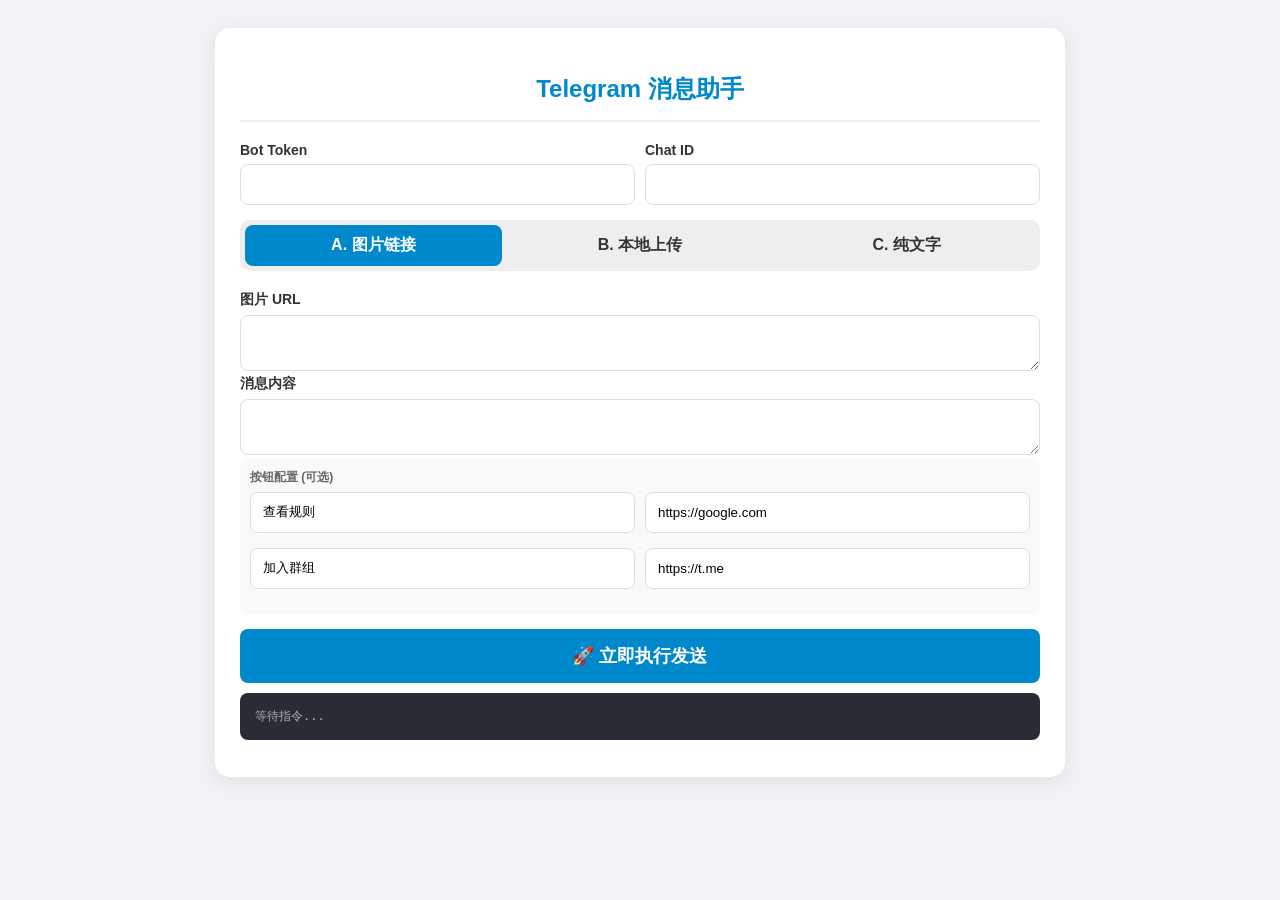
<file: index.html>
<!DOCTYPE html>
<html lang="zh-CN">
<head>
    <meta charset="UTF-8">
    <title>TG 消息助手</title>
    <style>
        :root { --tg-color: #0088cc; --bg-color: #f0f2f5; }
        body { font-family: -apple-system, sans-serif; background: var(--bg-color); padding: 20px; color: #333; }
        .container { max-width: 800px; margin: 0 auto; background: #fff; padding: 25px; border-radius: 15px; box-shadow: 0 4px 20px rgba(0,0,0,0.08); }
        h2 { color: var(--tg-color); text-align: center; border-bottom: 2px solid #eee; padding-bottom: 15px; }
        .grid { display: flex; gap: 10px; margin-bottom: 15px; }
        .field { flex: 1; }
        label { display: block; font-weight: bold; margin-bottom: 6px; font-size: 14px; }
        input, textarea { width: 100%; padding: 12px; border: 1px solid #ddd; border-radius: 8px; box-sizing: border-box; }
        .tabs { display: flex; gap: 10px; margin-bottom: 20px; background: #eee; padding: 5px; border-radius: 10px; }
        .tab { flex: 1; padding: 10px; text-align: center; cursor: pointer; border-radius: 8px; font-weight: bold; }
        .tab.active { background: var(--tg-color); color: white; }
        .upload-zone { border: 2px dashed var(--tg-color); background: #f8fbff; padding: 15px; text-align: center; border-radius: 10px; cursor: pointer; margin-bottom: 15px; }
        .btn-send { width: 100%; padding: 15px; border: none; border-radius: 8px; cursor: pointer; font-weight: bold; font-size: 18px; background: var(--tg-color); color: white; }
        pre { background: #282c34; color: #abb2bf; padding: 15px; border-radius: 8px; margin-top: 10px; white-space: pre-wrap; font-size: 12px; }
    </style>
</head>
<body>
<div class="container">
    <h2>Telegram 消息助手</h2>
    <div class="grid">
        <div class="field"><label>Bot Token</label><input type="text" id="token"></div>
        <div class="field"><label>Chat ID</label><input type="text" id="chatId"></div>
    </div>
    <div class="tabs">
        <div class="tab active" onclick="setMode('a', this)">A. 图片链接</div>
        <div class="tab" onclick="setMode('b', this)">B. 本地上传</div>
        <div class="tab" onclick="setMode('c', this)">C. 纯文字</div>
    </div>
    <div id="imageGroup">
        <div id="uploadBox" style="display:none;">
            <div class="upload-zone" onclick="document.getElementById('fileInput').click()">📁 点击上传图片</div>
            <input type="file" id="fileInput" accept="image/*" onchange="handleFile(this)">
        </div>
        <div class="field"><label id="dataLabel">图片 URL</label><textarea id="imageData"></textarea></div>
    </div>
    <div class="field"><label>消息内容</label><textarea id="textContent"></textarea></div>

    <div style="background:#f9f9f9; padding:10px; border-radius:8px; margin-bottom:15px;">
        <label style="font-size:12px; color:#666;">按钮配置 (可选)</label>
        <div class="grid">
            <input type="text" id="btn1Text" value="查看规则">
            <input type="text" id="btn1Url" value="https://google.com">
        </div>
        <div class="grid" style="margin-top:5px;">
            <input type="text" id="btn2Text" value="加入群组">
            <input type="text" id="btn2Url" value="https://t.me">
        </div>
    </div>

    <button class="btn-send" onclick="startSend()">🚀 立即执行发送</button>
    <pre id="apiOutput">等待指令...</pre>
</div>
<script src="cc.js"></script>
</body>
</html>
</file>
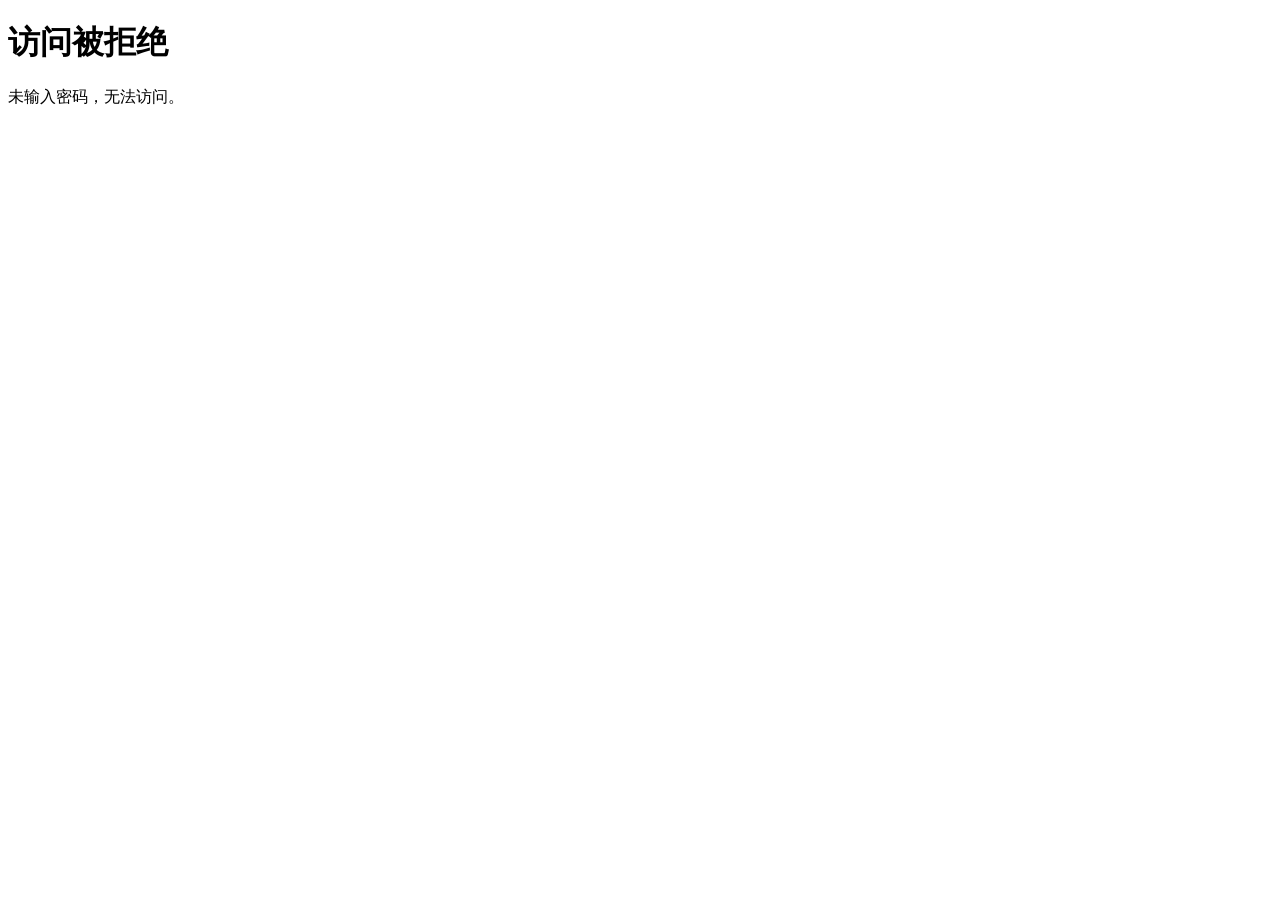
<file: dk/index.html>
<!DOCTYPE html>
<html>
<head>
    <meta charset="utf-8">
    <title>Protected Page</title>
    <script>
        window.__PAGE_PAYLOAD__ = "MRtiggGfc4xvKafIjlYhvr9ZRRXPqf+lD9DobBODDz69meVCjXK87t26B2mkxDED+j+E56K0FZ69uVuXkSCRiA2Tfj5LEwHfMrGF91lfSiWIBhoPSN+WhQjutbBJOW8Bpm8BdXwvHxrled16+IBiBSNy/iTlzo2ox3kVDMS1cQfARvLn3Rs1vGLWcrvi4Bu/YveLg2iFXafhfTBNGCmUTmtRsF8QD3Nq+J/No6qxTihNXoVe8pmHITOKVsk22NdFU7ZQARJgXH8oiQxzKSJHQfnRk21fWVphgXAxyq2RplpC1/KsK6npNUbLszrJ0QFYTcSRK3Bv3/t3Oi+dP7hoGw7/SOC+pm+EHLCmVWsHCtp0OCq2A5ylkCS0KQoBLueO1DKUHjAp1T17rMzpJeb54aqAY/u8hl4x0dzlkukI5PJaOa3y0AiAzBM3wgJbpFQc/ErsUr6O/ce2c8vPjFj6b3n1N6KVA1TS1Qu309OOuD956T++aQQ4LAOw54M4cz8UcJs3yTs6pEEZ2a9u/QzJ7FF9pSg9Lza1d75+xRvhIZwnX7Gu8CkHjLqwZMfz8fOF0vVopocNo+QzgBY6HlQSUobLbCik8YTwYmy4CgEwDhaSIGkv/q9D3VCGlsGpkkb29fEbYGUnW+4fmED9Dw54KL2WzSXPhSagYZzGhAHH7M9vzxUKMW94ljBnnRsidTb1uVM2n1OdQxqX5d1L64AyLJh+bP7JtRebobsuKi1fluwf+vg0Lemq8JOhKsGZTEQqOA49G4yOJ/MbkD8AbFveswFIs5V4HLtgpIAVUWUHtlvFqC7vxCIdzU9ErJP/tfvHur1/FOoWObai++smBD8DxekGiq3+3bSbH7kTPHvbRxnHp3dLiOY550md1G5Wh97V7FY1NlmcWNPQ08gO7XDZIHdDFmj53Seh5o94ecrOfzCPNlIEx3cNpYO0Y6UL/Jp9HA0Zn1CUgQcTgs+f98I53giS6mCzzIDI6SQatS9ddZnGz0VDQ3c6qjtxIcmJMdniMgBeqet0Zf9hBJMGeZSJts/BzBJfiKCjnK8axSizqRMAqB3KlC1R22nYZQdnb4LTZvLqEfaNcMDYP6xpyMnF0J49gRxQDU7mFrL5iZY+0IOmMhlIeC0sWjdzVztUNQNC/bvr1fYPIRCGU1Tu8S8a3HVMU9b2fVN7BX/oIC+FBPftON7yscAeZU7zZ2OtFYazWKQ+o7lhHw10fZyTHQFTBFBBpWCZvNDe0qIR76FukX+DEfnR4ls61G+Axwo8pTlg9Oc/pwU0P/[base64]/0izo0PUxWV4ABE9gBsuKxf4Ow8tAglasMnvj4cGgpriq6eRQK9oaBvK+HBE+j/+MR3jE0lSE9I0CT8FZfCud03agM+rWpw5GN1+p97LHSJt8bHMM3ivT7e06Zk+FrwLnFR5igNO1FUQy8/[base64]/8QtqyM/WIwhGchPZGaMJ6KAQzDvWtY+hVcCnJwI4+0vF8NdVtG//36Jtikzs5Oz+hs+5oel1QpSHNYIMwq8ovwIZghKH/v0GWGX9Xm/abVKRv/7aYHoW7j+jthszEUYYQWvajNTlz3M+hh2BBklWvxZ0ERN4NUPA+NVVTyM1xLeDs5iXvbUz5bcustlKGMK9G1wehS9oyJxEAyiOStmXMB+bntz+lOUF2Z65ou7g8jPUIouCivN4dX5xfVW2Ta4NlO1luy9qEZPys8C5aJMUhVDaRJLm95uYeZ18D2/[base64]/JtDSYAlAbqL7r+xRLtwYHthtL+FDskKl9KLF52t8gxOIlxGxA3kvvjyiv/crh7niztNGHZxC0VFLT8TiStkz/JwWPUe53z1OfStGrFjot2YDCgUfXJmxHbPQCUIRJ7yQTLa7tO/E+3pOcuDUVVqRygFgEKB314su21aUefv8cxE1r1TsgScJrnOn2BH905Hrx/01c776bX/ZVF2vdlRAK0dPiVKfsIAQYxJKtPZ6Wtu6FahH/dsu4/q72JCW2GsT95yJ/s1yeqH4CiHDxNEEdI+KGPJgA+e6W9MXaxBEbrzRP0LmNTG5YuAGSyWrZQZbai7/RiCf/2w8y980kbmXcz3DsSUSuskeujScepNIxlBR0Quf9z3cH85Hkt3ZkHxeTvRP1ZNd9vqOEZ8LulVrmyEYJRWRL6jB27xci5z+vWFW02Vi4EN/6/2pI6TvhIZ4GEEPRgrwiRLZxqcy9a4WmHWObG188FNKOMZtdOZj1gVC9cfkDJcpgAT1HSmzXrhJY7brGGyrLyap3UpuAy1gcb2PHQkQL+/+YaYOa1XAKTJG18Kwkp/oYy4lkh7Cyk9u2zfpMGaYBjPuqXnkbmQ7zqCTpleDVTpJzCegDmY1VBRibuSjbYYGpEZh0PRxH1SRrBspLgdrTaP+bpJ+THFIVEW/NpA8jW/Wu4bZDb9SsaRQSnjZUoOipYuu+iAiHgOeT6UgKuNxvM5dYogJ65Y2KrLJpd27UYGTfR6xL1GldytRjcggOurSbU5MURzCwCuwPmxdYbhwzTclnjiw80Kuo6qh0Kf/2vTQXC+0QHmmqWsgwCQJrLmDE0N6I+GCRE2/9FIJ0+euia1jdIpzp98xcYBkzlzoXUr19VPEPBEptRQFGWU3WVL1RdEOOWRaEBEqCgMRCn35YVdgMol3zl5cLF22IZjXR9F2C3dsS8dtugnZLqsDgFVxocmBAWAU6qwd+wfp9uD5HL/WGuDI3KlStWT6G42TmkmlIbkOOo+Vxor+SzGKYDkF7ydGXQFCQfbr/NBQvh/Ex6g8xEf98zkLDhwPyZ+x29LOTo+UmEb8dOS3NgosSHcd/aSqF62dmI/7cdJeasUQBXcRHUmmiGwPsVRLTnlNNUFyT4F2gwHGuDIs7CWZvxAhAZ6cme8xKB+j+exuLvzOP/MHCn9BJfHuDBjPIyWWHMrC3e3V7dIUwLYstsh/qIaSuiPRIgB9kDlGIcvX6h8TOWBLVM+PwYNIIdfSnq6I9/OJD3lAcWaqMi/fJelVqVqQmkvaByo1KmW5/K0JPU5CnPOdLfNXJbRuMNOcKfNuFJhHmAwAi8MxsImeUBcIfqux/oOLZuQe099qEmY2CrvwN0b/+GPnlBMBKvw/upxVxCow3O3Yl0RV/qqENsh1eO2Th3Z+SvdMtBESNAPO67fHbZm9JD9ZxcsUUppBjQaJDmi59fVFjevCmiSl9GbdmT2DrpBY88GOVvWPejeATpTdhHaRS8mkyLSrkpJBG/rxKMH7oqZP+hM/rwxb1axPK7wRsWs1c0aJhaswOHDSaFvK44w4IxI6Nw9xJNlZWyffvDwrCMLSreaG7ZI2glpsdJfVdMtb1uz8vnpzI2T9YckHciVid3G6a2wlHD6ZYYwaLBLoHtTO0grBv9Jswb3HHxRxEvCSxk8OSIibh7G7H8wTgGe72i9C/mis1musESUYcCBF+jkEtKQfxmZ34PYQ9XRqn3HYNoq0a6+A4KHSTpqEx3Es92kLTHFexxCIXvxK6sTTSCelKXBSeXeNicRDy6NXpNAlON8SIKgEFmbWuWCzbGvUjuEvQ9MggrjOajOD5zaB9jSBdHzZqjAxVuuQPeUE/sRItgjgJKqiK5iwil/sdAxJalvxKkN6y6M2gRE12yeQOL0JF6TJHqhMj8gLZuFix5aYkne6w/[base64]/cxbym/47KLBvA/hUqUTOtaGcfZeukZqydbHZcqXHag40gKaNeYzO6G69y2ImEIGjKgfTB8DXnR/bJR/hT8xL99y75x10krXsdhJ0aAbLywB+SnhroIT2XBJNoc8muZB4fALRtyILvhSZXEqwIvDMYuNM7vHyhTTUalsrJfQCc+YNX3EIqU1tqZk4UXwwnoU/43jYsdVQ4a2Dt/BwCOaRiJBlz+y/yMtXzcsTjuOf3qc9x8ldNMU9GmEpyhDXLaqAu4/SA5UYAvLgysKV9Tkyc2nB2ObnAHam5eWUiMPukAi9rPWAaezOtklo/[base64]/K+IuxnauZQJIxUwX3vK39cSRlyf8s2/DE9fJfUZtHUp+VgaCb0Q4KOy4Vf5hhOocAaQUgK1zEOyeIctDfeMMPk+2d+/F387jH32oX4l2rqgajwXfygD3US0IH0NLMyCqLaF+VGi04o/Pu7BJdbtRsok8frAxUMlzYEWXusNgmZXCVl/ut+XR58ssOK2H5g4JKf1jhRSFwGZ+zQPgA/pzBoum/9J95tqYm1vKYcWtERMtImRptJWecs8HFD4US3vYqAMZ9a+wIEE83RrssaCcRdqrtOlnScdzM+GdchOmNtlw0Ng59LZNFaEKpZbHdpdtz8wGze6AmwkyemvkqoLuNLx8ti/rtCCnE85AVNuIRO1FbYmNwJ9xaOHuoo2G6CtuggTfBIJGES7tdDuXdkHzBOE+U1jMEGeHq7i82I2RQUyrXBTereG3ag0rO5PHrPTi2gciRVcnUxS6QGTbb8g0WuA4oEqxQTqlHp6lxzGM16nQH5XIrk8Xy1mv1+Eq9blYGht45AR3T8HCpLcJSDS9MkIXH0SqrO/tUiPzMtYdiP/uoASACE8ayBAKH3jpYKkwQ2VsTPeLDXX6uPS+UN1plIQxW/4olwspz3nfWROUIr7SWUtJRRZag32e2iM13SYCW9rjsHNciHMH5n9tYBJLtcSpYJ+mqXnlUiiNFzUljNcFxvwhRCBW6E6yFiZooB8gEAQX+jWbu/O8Nmgw2sIV3yVD1vr7QkXWfXgGQqf7RYO/W7UbCCm58pHL2Rv01N+4rbd9KJfHyCXWEHs8SdQyNbHhhwUgjccAGWGyB/9x8JY3oKr3OQzvmTRIOlEQNeNpvfKIwBCMPH/1c0Bxx8oaRvqW+hNCZmGiuCltOltFywAWUWMowTqkHoXyW5UPUfqAW9KKlQwS1cOxsVddZOrM4J3m+rU8Su3zJhr1/SKWY5vX9KBGN3IE/nqdXLoqWHyI4ReU8q0U1mkSSjL52TpyYfdKHiAZcfpWWfzQB3oi+abUQ+ESOqOqRhxi2UHPKwf+r7JPT93fNDa0WxISss3dv5WgnyB5bWg6WLHRE7axsQB0vwqzkLHlYU8muNV0P+bH+MzrojvuZqqh/XC6/J15rSIRiIyKUEics5tttg4Yc33Z0Nk9BoZdcNFJ8Oe6qOfXWWwHPP2mzp6smheQml0Pt7qrevrZI9BsPxB7wfRafOzFMhsPAWMKA5hDC5qWJmeWgyfgg+wNCEXN22rmaoaAQX06hBGcdsHizVol9F9oMH/[base64]/vFYRJOnk4Pd9z3zbZK5HhpuhWQ+WkHkZOtGeVmTeiwRkdw8EvCf11kHgm19n0VWiAv5oFf5TGlMDubNRLestab0ppqgETnyO944+Ncvfm5avTyXOVA1Kk8ItOAFO/hnzcgoDqtT0DbC1zSWvmolhz3IUkAhFcKDpHBwI20DWVoiuRSSPn8a/[base64]/uQQqDIoyiVkfRTExh9nkEcdsPPmZpKdi/k/wzCYjxypbS1rXRttuNFDm0kfNfex9akEW3vBvMLxE5bv/Ov5/rjRE66frskEFIG7ONNKjUrcssZ9vGdiao0ycGjQsYT4rpMAawufB+piftxPVGyYmb4kl8IsozgZLb35mnv5FgkSOxx/7fS86/ffgXR+eKBfUgeI7GQ4fqGB6Au82BdM6CuAIuID4u68p3Fn6E7xPtE9xAAA0xhGWCrjST9FiiCsj4M2rqFtlUXDSrTPCURGdoYD63YyFzgbejawEIgsMQIlHNrWebkm1M7eig8S7rlAJKAiQIVtPnjrZUVVmmyP+D/xZvjKfQX2yhYCfSpQrcJc8kyOfiWSuoOYEbg1dzDkXnovC8I8jeNA1zhJA15+KMvBENf5KocOxmLaCAKZxqYD+mfprzKa62MZ7WO+/+MHA6uBbJhHyk9IrNhvTYicXMcf88E7NLG5C4LtFINMcsmWyvlZb+JrLBpukLDTUxIZWshMjlYO+Wj2LvRMLsVaqKSErr5XIfMd/HITiTeyDkL6MPYAUEpROOcdrhpHODzpdOUH0gRvBWV8zmnXXOMnrb+VX2M90cYNb95w43fuQaAeUceU8jVcsnGIfuOJcFQMRM1rASa1r5PmIAIuKwT6v+rohriUWzm+q9SGvcGKm6lL+cM4lK+/f/BWo5PRzhmOmsXavPzxXBMNRX19d/jW2BoaBKoyGRPkll1BP79DTCi2CmM9EH29FEh8d8eMebkCWpicG9MwZGzBHT9FYfGoV/UgwuE6SaqHNT5vatCVeJDBJcc3W5B1PuxNikWJuSCDLhlyvIA+TgGwwGbaIoS39dL7/kp/8qw9VjgjK2r2rwC4ZpZfDa1EveaZAbSW5n6aIGb+gQU1YT8wdmS9HGNAqEC44KRXPfX2r8pmVewZWU091epXMiYB9QvwU6qdkHh6Q7QhSwiUgnKTP0AVcrz1lGomD3Tgwbwymo5Yn0PFJob2sKTcHclpOF7X9dVbhyLkzXwPogrxxZ8JEOqcyzZ0TSMtF/C3SbZfGlY+NdZ4K+XB1kBlvBdN7VdgxTg8cRtHkSj+EKLz8j1HI4OsX2AOAwwMzeBSK0xEQa5OhVFIA3ygN8TgmvOXDmCVreFj+XaH5Z1f5YHh1NfKnEA9k+duDBBKzlutpZCFjT7gbPpiuCoOLg1iwnQmHi1qAC0GQ8/oL6BNEqTklLzPPvrsHKR32wqoh8oQwXB99WNgkunkmTJseqgoVkey1ZBaSKCDtEd7Qi17gR8e5nCq3auTQL7ZoTF3/TCZ4m2SAgnceJLCCq3Us3ZvQ6awgSI10B8ISIJGw1undoSamf10BezNs7YOo+nEF3yCqWZKU+5ddpvHt71KZMXKbcMtW5vIMv1LhypSPR6QmbTU6xPYbZ5+p04tauaN+cF139ozhRACjM1S0qvdapJkX3GVEA/FkwRB1jsrsF84nc1umNlQelBfCLbQY1rGxwfh/XOZPYH3FtJmuObt7monv5FkFPLlL224Fsf5lFMVwOuL9SMMbSV6kvswd4lPzWfmz+4ZvacPGi1/PoEiYGsB01GWLBZX5xpLN3poR/ajLHI910hoS1EURc1FuJ0Jx/HWantd++PvwwR6EHZX8cql/u17Sd3HYXHmA+Udu8Jecn83or7K+2+TZCeThnEBTELwuJW/jf+6QEiwxVPbAyu4h+iYpqWjvvoziOWwz/XhCd8aGVMaziiZntBewyEMe1W+RQgWP41NnZFYMyLcyac/kPzg3C8JwU8vwTVXvWvPm4R+ErZ/NARADs8hU3BTjPI4z0VRWQoS5ktoz1ilWiTXg31PpblTnOH4fMhat6EBQT+DMwNEZ5phxDdPxQZzfl2zV4lKA780U6vXiMg0Xv+qRC+cbkP7HuQy7+BkPsAEVXehhZOgS1uBy8gTs60Y2cNstzLQ0iPZX15D856TpmpzX2P0XG7yLuuY0F+sZD0cmu/mhaOMJOWfkN7WVIySSHnx6kZ1nRQxr57X3NFKQym4EXaTzGg93oQJu09lIUsc52umhiDOlP0OlAPztmzshSxsw5k70PmkHasZmcXsfPWOoFtItqsh9Q3KGDG0k11rDTUh6cD/P+g/1/cp2q99RBkb3XX4qqhTAb/m5Vcjz1xFzWz8J6B0SdtbYhKIYfducslITrvlyaODgkkCvnSPfmb2xTATZsy+HO6XrI7cvKZieyWURjgQnaK4eqNe08g6rmCrRNkOf7LWTXdVnJked9QTuBDJh1cotrNXXH2Kg3cE/mgl6YxSSgyhN2iWcIEnN+FdSZ4bmuCwnCAngJERfKgh1OmwZT/[base64]/BWAqR9K8GAkb5ewrO9z7UgBsQwqCoQLpW6Kd6ol/KPkRVgx6AeEsqI7P9XkzOErezfXbj6CFQj8YqD5jImYj1UN46lvP8uUNrmNGK0lOnlBsUXuy3IS9n4Ne+ggw/pJRo7e+9GJN0FPDDjJBkITi6rLqXQU1gwOC17mky5Q4A/j8rs88dalazBVGXqkXL/MgAczFB+8ES0C+4NhDPkqWs54C6G/OnPOEYTG2qzRd4zhTmoCjXOtQzlLZcMGP4Ec3rNo/G0pFC230Q6DNzc0emMXstr/tjjToLbXSr1FhB+oh9nTXPW9XlH05TL3ND8HQKes3rUB84WG1esPrBN+DMusaTht7qJvw44WV+FRLP9Iv00kxuwZf1dF7BGg4rYfykWoKiAECn/v1rfq5rkBa1VE3u/GKfwo7Cs/HV02r6d/vMkgo8UGj2FPT9c/[base64]/G9wMMhd5aYp/G7oQNejP5TusxAoGXRLMMLe09ER1jy6pqsoGj4UKQHGvtb9JAjXIgQuMqeu2ZWORpZhaalSMs0gN3/AH6LXjHLhJyuDw1bWL5mjEIwmetpUWutOO9CtOM4PAw6+FHvJnWSQPb9WpG6puZar6yCx8SV+CxSG89oYsOUb14zw7l+i70UuvABM43CwJk3mNFf9Ztw+vaCrtImWgaxTyj4g2GzaebdOAvzr/CsvNfFNMJ2KblwSeqX16t6iWCVheay4YjgpWZmm1OP7i5n7hmy29oE9kkY/m5D9SLVoLBa3IbaXV4k/M2/4SV7B21Cv0CYtp2tgLsLyqg7XfUnJABHppZRR88ZTGw9ILJX+M1b8RQtXUV3Kd6LUBA+6IEWqcurvEo8iVa4nYECDLjOLnd0ze7vpw74Nddg/o8e/87by7mMotS9MK3kolDuWi4s+pEzicoVeA9UOU6WVgxj/BnAhoaxd2BWOtSejigoQnQyQIgBHnn743PoqPMMOb86m6n94A6RsHXA3MnOsZGXpCvx7Qw4mq84X6klpj/bbuFpDF0uDPwY53vC0tyqP0X4b0EmOF1ziqczz0cXdOy1yN/LXUmU3VjTIDt/ixXp4E74BcwGB+v62E3rKQMVaqZ6URsRpQbWDt0hKbA5KxqWDgjngUK/isZtXR3z5sCh/BTj37KmHdkN0/IIRlDLEo0rNE3shhU+dM4e92W96lQIC0q37iDayJGxxsX2+Qm/ZS08RvE4apZZXZ88tDyOPiOVpTTRbKspgdkXnlUNLkpcsvjIwvMHuqY89DyjnIC42XnqcxRUMfh7bejL9XOdd8YszaeVatAz0jjfcEorkZxdvJeNJD8SOtfCPIQJQ7NVO51fMT+lAFhtnZWxY4FyXk1bsb6x/1D9SsYAR4SA2TNrYpnIeW4sESFOiOdSp1VaLOtDgmfFksrhGsxehvpXBHV58jebwNYccHQhv2Rh5Vq/OqPzvvQF4/Fob+/JlxMgtJVfqy59Z42YkGrBEXNGZso70RH3s6hCIfCIdTyr4BTSthejiTfPWNjIrP3YoI3vKtVWPSWLIEnxjpL+T3HrtB04wzMts5c4OjHVAq04rDcVxrSghknY9amRBL4nTlGfAt5DNyNWy3eVA7qo1Ss6CCEwyStAC7oc+jw4/L/TGe7Hr7J60lhzJ2ekxx6eJaAoziakptgr2PktWRbrrvUo3bqH5yE44hHBd5w9Y71sR6VmN5x04KD6SJSDfz2lLWzfrmJoVd6J98EV9JOEyNoREBBV3BehVT9DKfLF/D4+DhLWHxOhkT0HCBUxHnD9lmVy5ZwTwrq/VyBtGviCRGZy12sx1hZhjecQsk2qlkGkZFJ0TM6fpfrKsLcQN1eJSTONLSvG0Nacg6iDdBUXWtbmagapE65mLzWvWbxsA+jQD/dqpZAU+N4q8otxwkFRoMf3kd2ZC4tKMkZ7c9FDoS+xe+1pw6nD+bbq7nVXUc49NWAxfu6kxUKCJI99d3tDSLa7c9Re5fzztni4Re7eMckTvHshkujHc8uPI65fjdiIKWjFL6JYAe2DZbAkrTxjm+QzuWyu5Ruarof8+U7F/S3vteDdz3+/qMbjGyhMp3H0Rdw1nTag1Sw8tClN8DLcfQvevTbMEN55/w42dt2Ip0T+6A/NnTkShFhh82UsVLluJOPgg6fFGz/4QBlT43DuqbnIR+PrY9QDzrN2+crGpFjUfB8LGFXgZVHKviJY3HtXrvE2KD8q3B3AnGAjcSe+V9Q6dSaaT8UNS7QrsuHkOI+iH1CvCfTqX47C7utJNOuFVP9kGSSHd4XdGewcFx8ZljwLLVC9L0rye+yrtWe4vY/z2yulAqXeK7aBhWhnii5TNLjKcgzZT9Ph8pDplDZK2fnjLpQhMZ/qLrK81VdO9HgH3QOsbba6TMLTwYTba946XNLXDL0vlupMaq/lbHmMyfaG0tm7GjGB43ekZg0cDEIdPxyeHTeMuogoCZjGKLIyaV4NUeSce08UnfaPCXQkYGYAIwBB/FJSFxQK2H8UAoWnSShgU9NOawHCpaQXwYHwx24Z2ZGkkT1IRgtzZxe6NothJ6HIBcS/R2t/8dIqSDpkrWdziftpoq6KqgLM3QygEZJ1WFAltGzjVEYm3D9Qo7Pk/uu6I1RV2fcFKBhm8GSd0DTsXN+J8qWWS+wPAsX+RNzonEsP0+hOHuzQjogqcJLW/WpZjJRZO5fvx63uUe0vME03pQSjHKuHoRBzcQgK5v1/2yECxYzuLo+ewk4SVXWQfQxgA7474nV73XW17eJI53E3CV9YOZOYmSk0vUbF4PkeXAi7aPmB5ULng5JwmAwpPeG6XTBDK5FWhfBI9jUwFAzWDg781pi4ICcET4UT25Dcv62OOkJhwLu0IjtsXLpn+CrgRS0befrIKo1/KtXFlUrcSeP8W3wnCLlVMr3Kfr8Pgz1hdIEI3CPK0dTcUYqoSYJUwoUwDjSVY8Y+AuonINRYCS2bnXSnn255Iv/cC1kbN2jTBbSP2FMzlbLA7jtgdFub9v7tZ7iUlEi9NmiNUSJcM5auLHEecj93X39AZrvvnRqNzdMijoeRvlxfMuM/AUKJ0hHSiIxaioLTjSIxTfmoPlW4iII9u1xUHwUvWMROHkIdTy+AKFnO6hJoMb0i217N1pI9pMJzyQ5PxWfeofN4NCDxE75omeusdcVD5If+5PuA7ZR46noJ0yH2X3sjFFj7UbSYyKIex6/Rdq8rxDnnFZhzXCPBwQ1jtN82qCup+CjSKQJIpUt8f6K7jkbBPdBbLIu+8GkLhFZXDabj6gqTUpAVGSxFWIN1T3FiCL+30lWPHCpQS5tLRK8EbeTWtO/FzfIRjKbVqXRM14zucGvEwTHvv44PVZnicgnEDz9QN/e6op7AMNAN27NHTbDYNQJGx7ji6tlnpkmGJoPhfceCSq/FU9ciE9CFSE9gEp2AYZ98/Ot20zPPfFIwoc1UGi08F/[base64]/0ktTmQ7ig03p4dpNsUP9791kNxccvyqfbWfSdZvxFm4MhPKcN78wT2/2rBVlxlUMM6dpCyORC85z0MT56bOgwY7Ml1OZJDy5iToB9W5lGISXhmYnRqF9SGhu8urAttCuxSOaRUdR7bWg==";
        window.__PAGE_HASH__ = "3ed85f6970accdb12df5e63451ea40e184803f5fbc16a887300abc5af1cd6025";
    </script>
    <script src="ssnb.js"></script>
    <script>
        (function() {
            async function askPassword() {
                
                var pwd = prompt("此页面已受保护，请输入访问密码：\n(BY TG@WaterChisato)");
                if (pwd === null) {
                    document.body.innerHTML = "<h1>访问被拒绝</h1><p>未输入密码，无法访问。</p>";
                    return;
                }
                var inputHash = await sha256(pwd);
                if (inputHash !== window.__PAGE_HASH__) {
                    alert("密码错误！请重新输入。");
                    askPassword();
                    return;
                }
                try {
                    var decodedHtml = decrypt(pwd, window.__PAGE_PAYLOAD__);
                    document.documentElement.innerHTML = decodedHtml;
                    var scripts = document.documentElement.getElementsByTagName('script');
                    for (var i = 0; i < scripts.length; i++) { eval(scripts[i].text); }
                } catch(e) {
                    alert("解密失败。");
                }
            }
            window.onload = askPassword;
        })();
    </script>
</head>
<body>
    <noscript>Please enable JavaScript to view this page.</noscript>
</body>
</html>
</file>
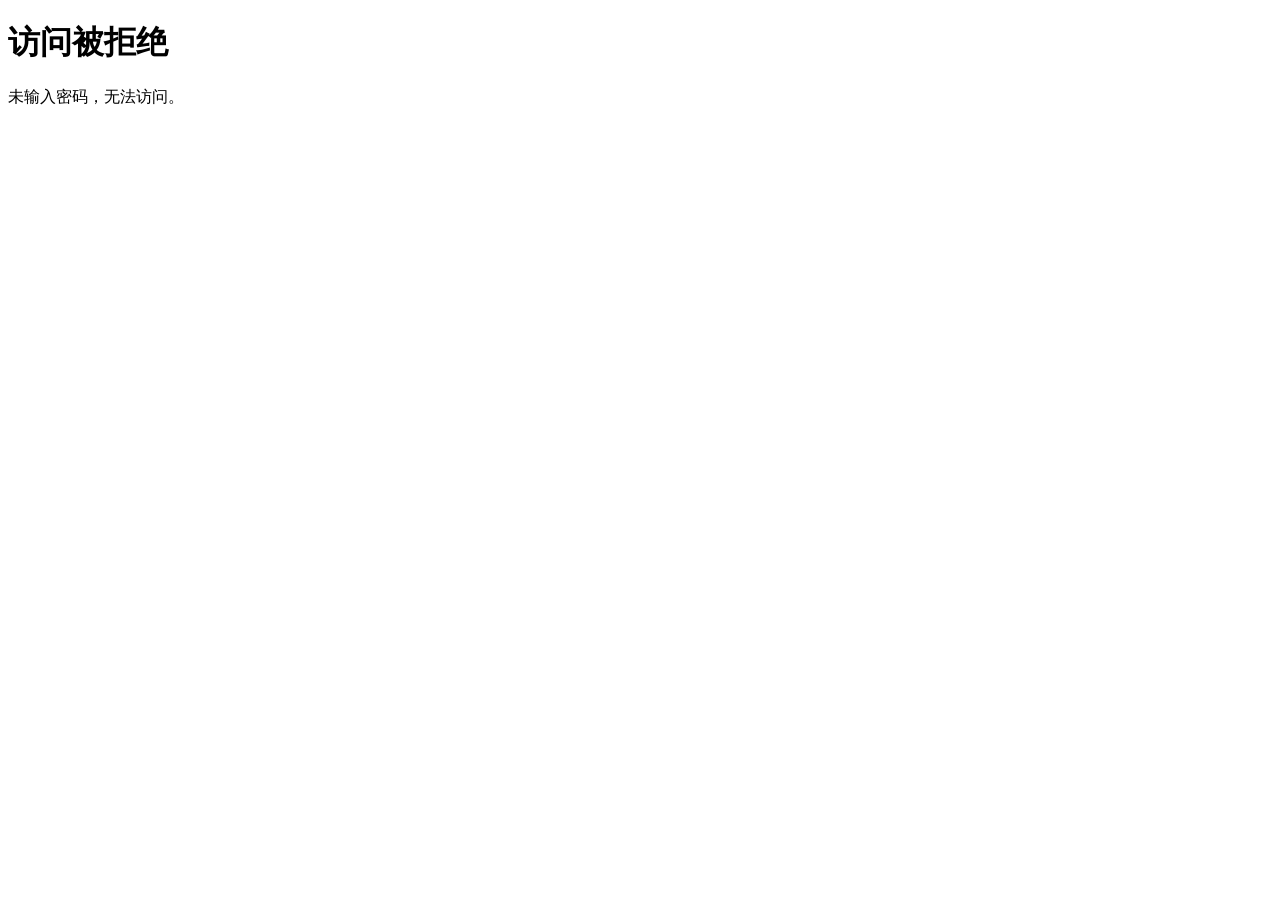
<file: dk/jc/index.html>
<!DOCTYPE html>
<html>
<head>
    <meta charset="utf-8">
    <title>Protected Page</title>
    <script>
        window.__PAGE_PAYLOAD__ = "e8Kh8K+e30OT4uvphCx71jkSuaIBNI5KPr7oeKfTwu+F8rfTYVIdSRyLmXNWR+z0+wX4v1DJV6YOWr05ei/[base64]/aQTwYnR8H9746UuziVlYQ7meUQVyreIqBBNc9yaBURxWJBLWLvkw1XcUsti/r8d99XMSL1QegVxeNB1jg/3q+69pVDO21rPzXi5as9LIq3W0V3lDbznMbcWBq03YWLhk37DU1oCBmw2YJxFuX4gmbNMMA0/7PxmfLD8gJCZdESN82gXRYMhDdS+9T78dHIesLlOka3do3DM4MXhOgXkBY8he++A459fAEr5Tf1b0cTeki8OXx7T38QDo21JnRQ4lIsHQN149Dl2BpIe8zd9cd0jYfMnLIAmjLP/VzTsO6L3eKyTe9w1g26nTLf9DUxTxTxkAE0s460QiMmY9WvMjM7s1r4VExr+un+cVxsHWFWeWdVLe5+dTAOmWAxivQnfdDJwgf4uISaf65g8JKc4sUO18hFZM3jQ/Gnp+FZfIbV0/mY3nW6IKXRT9l2iSJJbYRqbaAslVuWUeIqRO62/[base64]/triZt8Nw2vnWpnRNQrsE0IeI227I2tGLzC9FfHkGsG+//PffRes+2HvSAt7sNGFf/Hus9Gk2RlTHD0Sp0xT+LclHrrwzT9NJIdPMoMc9I7eOvj2wGYLFU5uWFR+B0tcQqfIiyw9JcUzoQX5aS93feSYeWfWwMcwWzkxzt2ayH7Lx8+O6H3a/kZcTzA6MdZAMs//77Le+mEaqvApeRxDyr88NjJlpfw+Ewilp2eqH5AsEgbbnkfBfynhL7YJKt7DyisIeBBWV9z6y8oYPleZPRsVOsu/cRKQR8aBPGi2cu5yQgTY5Xi5gZ+YrhFLjFXIclI2Wfk0eahGLpd2LyP3/KgcP70F/c1x0bmzC0+yXN3VpwAwbAQm12z2UEKrdR1UGydu2Jw/uMeygtV83BbzRNzyeTOqZ7P40SvowS3QQo3FJupi3b05W15XOQ9DVlWj30Zr6KkHB7tXXM15/PH3F/hnHCRC6hjbmLkRE7ph0ydyYNAtTb74jXZzH4KryGKBa3stV097lZ5+D5ySI4zuDKMvAQvSzIpdR61Eh+pCs+CEBqXLrU2zU0HBvFbfEFeJPCrgdIpPn2dtZ3ajV8dRddrbqrBJ3jz8cg57Tadm1cob9r6XEt3OTCyoDy9zShZbpnuHGXpYVUjEVw/yPMoaBkrvV4vomkiIp8XEDsLtXr8BmbVAq6lgDbCk87s2L9tIMbnvWepB4LEN8sEgq2Vrl5+iupOxG1YG4UNRNb4QGkl36mJoJOsVrVrFIKzYmOzi0/6Mi02VrAzDKrPcy3xdUmPd6ByGdD0INu19ER1w/+L1Z53gF7oE5ZB5rFeM2LPY70Nofi7A0CXA79CIEwK453s+6SEtCRfb4MsbQaM/DHX/NF4wuTlfBgOynJOjMxsdr1Kt9D5I29A/6ybetTkDfW0QK/6cMt7MnSvwy4R2uSN9T2GAfekSdx6cb96jAxPaWn1EbaNQiW+TGplr6QPSiIVn7DeU7xzk+RJ5JZ0UGJ8qs0W3K5eT6+49nR6HHtYfeuFbOVugsGsW/EN4+mjhVuSLQC9VRedQC2skeba+3fyKfhLE6FVhUeH7i9vdvsbofr9zichrKOy9S1/Tq4H8YWI++4hBTTA9QGGkwq1TFmfodUd+F6kTm19FSNUMF81aBIACyrmMEdXrLEQTans75JSsxNlZVZCST1XVJ1TKDOpHyJPsgxo5xbc8E6227kxrIM5+5/W0nGdiJz7f4Pg9PkWKOofohU9oM5JnRIx5b/DNrsaxPQViquLddD56rAceOOAu7WK9eg1nPO5wwavaRDK997L/s4e9DseW6NyzGRdEuC13Z4qI2oVYCJKnQ7isRfa6LiAFgpp/cq6yz48DDijd51ID644VyZFOlQw1Xujae/VdgOdsXkofrMjS3mCYQMgA8QUvXhMsQ6LIZpv3pevEyTIoC55ZklUptJx0w+/INGEpVnaS14hDtLlW7vCyAF4MyPvD33d7rRQlML9+nbfecOIMK48ADd8gfi9pPnn6NcDnJGZaLXAKu8matLc7tASMm4RcPdks7smp5znV0r/AKF14HENnTO8enevHotreBLPHX3FGd0fkO1QLN2YY3Vo+Bojl0yyhnQDFvxjL+7fvgnrvQng5zI9G6qlCMEaq2m82AO+PdarqYd4IacR+3hUI+QLLRgNFs2OrAtQ5Wp4c/4kb47We+0eh69TOUEenj/sJgObUiWgx8mXKagd8AGAtUEQChzH8nRK9Bg/XPRL9AcbG/k7EeEexymBklNyZo2Vyu5PFklgq3fjOulB8WEFU2xJJkYBkWK2wfHhmzpZwdqyIw78Ws/6dWByissBJMH7sAIcDpxD3ByhAiQnsUwHc1ycIj3ebK0Ixh+Ys7Mj0CoLUORf1D7aB57/zmNCFYgYvPazDfHYd0iRPLci2+L8Bc7DxqC73qdIO8wYUMXdpfBdSjwU+c3R8libb0LU7FWvC3KU/Hv9pwnS4yzc3RhGLeCJM2Bhdwyhwtm7E5UbhwGUIDiZAfb07OhKIEOBg0Jg77ZVSVQ3VDESy2LmspMXaFcVt2h9/V+jROfSm7MeH3535nrgVdLWIHP0Ef1OvdJ2MPce23/wDoHnoPvMbRz6vpa7RQl7V+HoVPCTJcVj7NOYjt3eM6EWCyJG5nTcQ+hxW0MatHjoHTGxHiE/r57gvzlTimJ/+37Z3BC2CkXrJ0EzwAtfdBwjjdtA8qnSvyTCzCHYo1V074Q28vGQei1bjPjjPtrhmZOMpTRp0eKcFo851mCxq+I09ft7A6DOdcIkYGqkrBNTvpiqGudLoEa/qxh0ruWf+YD3rQp0AqgCF8y48A0M1HJyAqGwNvFBrH64/ZM3gh6LRZCjNfoacvI/448r2kKi9oe5fFfGx6E7tzHF2fD8mTZRYTXJB470SIk/fvM01xKpuLXqzciG6OOmhcO5ka2E74ccwq0z25Hpg2K7IO7CMD/Epdv5WrzS593y0G+fzTuqpi6QLwW79GXkrySJCqPlrJwqF6v3OE6BFAxhXsfaduFl6cgSWVj2mjccEDazTqQDjdV1ZvosR1xFgiEkxpTwFyeaxwaloLBBTSGvKLmi75268N8VfAVDocDADTaKxNXqk/IG+/egQR/7R43Adb2GfxNrUcofFr2TDsQ9Zrc9r/jEBAMtzp6cZmpjj3KHa4RVgK5ENRJue4vCd53/NrYfuoVILXs9RY0ILo+r/ErFNuaULJBNyv3xdSMpCmop6DJjNrF+DL824bevq3mY6liRl8519rkIB8O9bGAKg+qTbDwZXMacPbcWTMFDXS2JKz+AFQ3DZB1OBbanxkHPkMjLt5fgex7TfF0exsaJQuk9vjeeDE2VK+w1XK4m9aR8sqLG8VRrzRSrDOe4sY/yY04fNNg5vNBWtvKEintMkbGG0RTfvK6i2pplC07omCLIYEXV3bk6ljFQxqrwvmNENAo20sa5sg6fFVIZkyf2bqOnDxJtscm1/[base64]/FxHXNBPc8un7I3nUbb9d7Ifv/[base64]/uGjHlw2KZDl+FYARJZipDyitXDidVTEjxWl7AG4jbpNpZiDqjl5pft1YB2yths4qCbFSK+dS5tKjsD88Nfy17ezgI2qj31J0S99IcRJ/tIAbJklqRBtI2OsgScl+RkijDdSRKTy607/UYTdMn0hY2O/orqytSgerStDwh1L0i0N/LSoKdGXg2AMcnUQIIfGxZiZKhlp2zQZ5tPQmxJEy8cXrjs4wjzIMuTcTgra1TrJwzAQyPMjmyUgwVdjULKiyxhTLaU+HlqQiY0SEzDE/5M3pXMvpfwd/dOmWNEA1ERwjNIG9fDzs9L3PQ/ypJW46fSWOtNRdygWSv/[base64]/MnuSVjT85reyed7eaPIIN3fS98amNZ/IQhYG/JA/fY4VVZKlR1UvK65FIZ85AiYvSyzsV05XINygvutltc6/GCoMGPgYF5DgDVCOu0iRw7V1+tD74aMGSkW0+cGBoLiYlOTCwZbTz5vo1TKeXciYYy7FOj0NZO7gj9ut85KVbJXDps5ARxYlH4jiF6zhuMDjvZDg3/P5caWWG5XULVHdg3WDYcTdH1uel+hVIWIYwPd2MzoBieceEo1OHVYFAhdoqoldHC8u6DU1cY2B/fEjd8W3xndtQ08CYipvxoysgtd+mT53i52wL65fS9YJK8inAocELKe1+5uylWL6fqu5Ov8LuONPHDMLBc3AMt3TpJrKSQpJJ3hX1571P4IvZ+Yq5Ez3cotIq6I4+6qKI3U4Vj52HkJoK10teFO2BbwBeBO09BlRqBgjMCUVswVGG/NVbNSSgaUzTkp6hTcg4ngfPW47xcrU8+GWhyravIBOEGYnteQmJ/dRtKx3QunkwajQ7VMPHpjiWYBTrPBAYz3qCq9IrlG27vGxre7jg9x7iVBkzMNToLjVFKszbfWx75Sw7FIYst4ohnhGT/aTz1Q4tXn6PNSDA18Bqu79LQ+QnsrzUEwwd54I3w/y0Q8zJSnCnJgae2ptarADrydma/cxTMqKdChIrqgk639akCOmKUXiDeG84Hyp7DzSxX4jqBO9WTqgdB6D1f5psY0/fO+X0+F5aQ1nijokF+t6bjKMvT3N+lAl6ZvlB+stBF5eo7qH0GWLM4FOVEPIVU0R1cSxFtvyJCjOVr1xTG7mZvx8lFxLdjjci4p+4/L0km5ajBbXkqMD/TxFJqVzYdQNosFa9F9gyZu9pjvCEa/PP+BZa/[base64]/Xac9Og8nFidofSBl4JdKLz1/oodRA1X5jUHBmxOSNdBUORkLYgFjC0o29hUPiRx7cRxfr73rudmvuDYWXw0zpAMTT9MdVW0TH09pL2rhUz/qH0JB/maIQko3eGUu7z7DH1BHY0mIUxwy3ZiX4MNR6qoAJ8r/1FUy3EIvofokF9IDGNjuBHG/UCGIOioj40hGQJE85BjFUKKZPYNidLq6SYk7ds1fEisLTwoD56RZ+1V/5eeIYxGjcUe7GyCuEFnY0lsqpRDPPu5CChqvylUwHmEFvb1Nn/qQwj+BNZ08K1RJ2UA3K83ai/q23F2Ftr1AEQWTK3gqjVPYXIFyhY7lGtKyr7Ah4247Y/RduvUeixG1X+lCn/puHNlBaM9w9Cuu3Y/mp1udqL5Q3mxoOvHhfYG5SVxVpZZJTyQBVu79YbB6RLlEkuQFIH8uetymPKSDvIn4oyqjTp+S59wx9tvxhScSvRfltr2H9OMcioPAKDYfGuwpoLoD9dISpcMpn2YLaatqxkjSjrYKYPYfOTlmWdetqNyehDjlX7qRs2WYyWKRh2mTXwUUoSC2RV/41cXz+qu8faqoYiatoLXgpxPQPwkAOU280puW6wAkGHvA/SStrYIk0hkPztmTQCWoDzppDyyJlj4OyOQ/[base64]/Clo1T8ItExjdP2Y42NALaQPzM6kXA8pbeyEQvJmIBYPBU1xZnh6KQAarHiUfcJP0hLk4Yrfk68SAIGbm3giuz6MDT4QN0VMI7pbU7RVVi5O7dZOD9SJdkB4ulJ2jaWRpXaZo6QWQS2g5Zq8S7695fnHCzGOwVqfB1VxY/WDW2nDCjkt8bIwAq6mdyJYpcuCc4FiP7KB3SDUbuG2uKAAnt8nxK1ZQj6Ga1ZHcLw06RteoZ7EVHIH8BkYlKNhgYJ+xdGPBzQLHUpeMbEv/PFq2IOQjzZHKFxqbDstC+yOXEAhjNUCH9WW9qJxuq82gmLlp8QX976id4RlxrIGvZi6xVr9o4dhq0lgg/atCOmDJEugNlnbTkQhil366qtYtDDTNMTn+fGVNtdHVXIPXDGaGnQczYEFmQ7TgoavczqTk98DiGqs9LWWRJ2Nyc7JLDl4krBMvOFI0nd3uNhmBhe7ScByDyPAhFhJqKd5Lp9rFm4epIchpFJmOAdceVIa/QE1IcKvVK7wjc/VqUoAoyZwG5vayz+ddkagOT/Q3YsxUUfO4T8xWqBDh7CfKQOXjkIW8St9eLs/X5JwcZqgFeq6SU+k6xcc+DgN+dV2s1uDVtNmwObMJliloUCr2xF1JpGjCSb/nmziZS0J4GHE49+7qonxn0uhCBKcJW4JfVpWh1azA7F3ZhoG+FycEls/iXZWZIF71VGdDgH9uegRGnzOxnsNQI0Yws+uACnVk/sbV9bTrWtj9b7MV4VjhSG6DO3criduU4rgFtIkWUUwqXxDiSM4yU1vFwuuO4HpcBQCjnHXPs5QmBof5kbY7nMTLaoSCqns2n3FZT3EBE3j+xcbis7oYTAyeRzp3Ud3+C8HeZauEEUkFrP/s0WPKn9kav2hyg+dblNIeZhpXYKCdZQQwLZHL4jLb15mKubjDLWv7uO2BtN14ZaLTJMrFzcdUi96q/0QhC12FBFocR5Xz75ODFcDPHAl54CJlcu80TZq/x1uM5LuEV+tJyyNJ8hUA9F7Qd1ZKZylkncCQSocZSC927bCl9inpYUTrY5oiwgFecaCm315QaCl+ye0cChIqoEJQxT1avuKs2L6ljK8m1qi1Sd4ttLJ3puYh720f3/6y5Dt+PYtT2/6Q6wRNQJHfqtNWl0pUbUKv5SUgwd59amrv/6dSm/2/shBVChE9ZVuNQbgK55kGkvXE+3velGUg8kRJIvNP8uuURHU6BTgbUczsDM+YRKqnQIT/DnFoGJBTqWZh4aMNSQLhrOt0b+T7uGd9Ff86ZCgMrL34yKO8Zxj8JRdhzvUYliDhdMZH37F/bhgpMEvct4DaK2XjrHyiDgcmtE5tsm2FLDEXZ8Lp9CH3StoCDTAmhFc0hzSUQWdCbs/otJzZ+v7odKcJX1z0wmVV04mOA5CwBwUzKevwI1fi6Vd+tlYn6oO1vYM2wa81bdWfqM3LtIYTScMXaR3I2XcIC3bLwUUTR+5Dm7uzIhx+Vk2KR7jLnQ+R4W0pWb0Rv/TVChXNemUe3iA5TYyubk0Pkul1oQDqrJkkSAzbcxiPqudhYOBAlUACvTbYT48j4FdOxq6qDK45HpCXFW2Gmv41GLGEajVJReVHz2W3i/[base64]/1ydfzmqP3mZ3TzQjrgpALFehMwVdaa8XoFUSb9TP5iuV9XRGolARfO4bzJjQaE3oynVU7V80zF0ApEbAf/wGuSs4aDeFNw8N7t1VjJmvSvrEuZpa893aWo0nSxSHP7fN0cIBhmZXqhQ5L53zXCQ2RtGe9bxFIND08TJaY2ZeGBk0Gl3P4rwW+GwPGRWBtF2qLWKj+leWzG99/MwRgcejrAULwGFevrJ2LxGPp4iwvEA6eXTFnhEYBHpKMD8wpE/Jqr5i7lfdoZfE3EKRCMRP3T3JsLeL++ByYr99AbF7axifLN4JyCirYv1Rp+79vWRO3N9FAZIXvSVniPGcm2MZJe8sXnfsWcLKNLhQNTCQGqhV8w8EhG+rzHMIHQBRUCBnoqVbL0NqffuruQIFtVf7Ca/4uPuPgBp0bCDR+bsdky3LVlXC8t597hE4dmFZhA33/dM24n0uYG3S2sa/MfmiiRHb7anaVKfwq+D1WHEANe8FHFpzYefjwTt1t7EBDeKyWlPlS9DzTtL2olFkD8RjXjW4YZORpb4fC3vitxxE3LXFFQsg0cYmn/[base64]/nJKKMvXkygD3aQtA/Z8qi/V+TeirW3ftgZ1Z1FvWeKIVlMJMZINHuAPSS7pwTNUICFPR8zDnVvSjxYleQeRQYtxrqckoPa+/Ph8Efk39w94UHWQPgrBhmJiD+ReEHAGUFCCWBCRYYEdWWkOdFuAujNf4lHJrH03njR2ac0FRW97IlQe57RYKZYMIwC1agS1Is23KnrELSTjgIQSkRHNd3dcwh0lBnLpdfxOjSG9ozj3KwhNyxfWsGAOCWar3w2nnirqMwLsYGJG17JY7S4/dnOXe7Ba6BRpJ8xsbw/fnUb08fogipjCDeVT8PnecNbYWzX8FKqdTNWRdrFVPVU0nhBuLZTDCC4Litz3M80CCPyfyIG/W3N119dNQTkrJoM4t7XSXGFA6UazbA+nUv8u8rbdT2m1QUHNZzuzx0hnnzRvjZ805IbpCzB5W2OzXeA5/XqZfWtwYWXTu7gdLfzIkhtrPcs84m6I7zekKUjzy/3Afi6MSArfUQVvU3tJLjVNTmdWIKQfzCcmHkpqStK+hMHNfBODlhNXvnCOvZadJ6V9XZX3Aia+n24S9ahwL94wsS3pWNNmi8gD++o0W+40166idgB2bTXv9CpcJns7t12Qc2bpsn/CYPWSQM+lTx7H2PcR9FMuyRjU3VOq5xgBCCV6HuW7/5XqpaMWL7oJkiwufYgbcQNGbbyEgyFZ31NmKNq6psjAHHoBPkcYsF/2O19pJWP/ggJjiP+UxyZUumADjfB7ZeZDzAq8IRY4oiPqZ4RQwKnbKG0jZRGWarl/q0tomN3snlPOwFv8m1HpPV20HmBg6/m74Ubv3XLwzauLItdpPieirvn+thfzpsFn3VX0jL5kvwuw/EZUS30tIivILLZ4FvXGrddjjXWojDq3nXcrllGUbn0exojg0kvL58fjOO0unGpfLtbMWf3WgPI/bOXVKu6mNdo19IFn978+wFkhCAN/0vNuz5fm7XX7ajP6ZRKh7lbPHmgToObt2ua54FfYinj2ACtAKI8Hr8JtU70uucOcudr53j7sHixMCzUiUuElADLK9A6EuY3WYcc7BCnzygGBXaWwWs+fFxJ4XN51FerSKfAZb6bWWy/Hw6GHpbt7E3TQmebsYoIA6QW/84aeNtsEZGNw4VNHUVNChgoSkYdakRszzCGt/tJkj6cDfXubJI6fhtpgVrQKsKYk4v5u3ssQacQrPWC2sh52BxO55dRUbjmWPUhGUYD8G2vSajHQUmIf3jvpUgXv/zButEdNPpMpsdIBm85LC8G1d2Z3RyECf4lh/7+qtEVyEioDQx7fSGnPiTDRZLNanrnvcmbsfOnR1j8SLaWfxZ3+rmR9fsg1UWbkd2vLc7BoUtgou9K1IyqVoyK8VkMbPnZ3HZ+Gs14c/vHCotkE4h4PYE2j4DcHHWaavM3922jcfzUvjRQ9tg1tZi9KraSLPmMKd3weECeiip+b0irR54sdF+7vTEeHOa4UbyJznk1/FqJhBdw4wKWpPxPPGOA8pzl5KErEkOu59y+3yZzKHLaG0ryNucUDZp7qCxYrt/m4y+HPnC4iUr95fhJ9MCm76S+gbF6Lb4Smcx2tkM9xPK/ch80CLKrDKYdfKbBiJyVjRGS6Nby1V4u0BvVsuxXCeHB7aSTeklu7lGSIlwwnTFECOswzNi/M6MkXAJSHVd9JOuQ7F7P2by4mQXzLPdf5XcMjtIdvhd/VKm8PpVVah7KbSWRUli/s1RlpsOXZUMMF4PKqXkUgXXJ63MUk1HXVWgvsMNaLZANDGwsWcYwONHcnqKbJBGiivyJigb1BGCNmgrdjJ73hq9SFRJhkGaWk3PHWbMWqpcedtuysAvWYoI8boHIQy3HhtXOnlG/ymjgqhqtYfJAY8SeikwNY+YtB/ozdumVTaWECDqPv8pFU7IaSxEemL5FgfflacSkYAe9k62uq+2FtpIP7t1gSVclXDkBpvEa8aY0EccFUV6RKZ/5d6ULdUTH/C+Biz3bjOmTkKqerbTKacd9kZNreCskxV1juo3RPv4MyV4MFkD6DWC2/4ixOdtJeX44UmcZSYESRXmTuLzc5R0GHyN6vkL20rgQWq/Q4ZCE+Ht1cWy70y5UT+D6FlrE4PhDxnpStJtgiayaMtJ6B7XE0AkBSbIlGcDg0T56VbaYo+lKXHHhMOe/wBM3FMZlFgGyLPsp/ld0lAr2STw6Qr9hqOYFlnxpPCF/+Y/2bmPnjyOijeNtxNPF3K2nHU2if4Qxtp8f3NU/KZrD7OzOwAQQp8rDMX7O2IPIglEeHfwrzbYEOkOVexhYj498vlMkbXkX39zoKsxhFXokhslT+AMQU5eznuT1I9wiPOHPploSWsoEscq7iKHBe02Z4YZMVHWwTciBfmZymAgH1mh4nbtDg/fvT24tMpDXufv9rvC2hCEOYVH+ah4+m9XQRHbbYXOhOqjaup+AowXkS4mcoRdTUwujPoSKBzDOamQl68tDeVUGjcb7U5yWRoUT5WBgSKLNMtYLupMKxgqTdw5Id1m78s6FNE3M8cX5e3mrtLTRlvLqp+vd4a5laAZ92Klw1+L+Yb8lCk55lk7fFMmc5IeunGhd/A0rHokY4cuUPdISbD3EIu/zYr6eG6OHw3lWwZR0rbKUTob+0ZX5bv89NeKyTj3mVjtjN0/sXcZ3+1mp67OJwnr4NihO/qg19dxwHt3VxxvG7sAp9xOilWwqor0Ao4ijkx1ZY5OZOeVn69DujAmL7/SOgVqyzCT+J8/j/2jOgDlYdcVWNMuRqUNkQAsEjPQe+3eOiRXtJuCVFR830JH5fN5TkAdH+aoftjARF0gTfXIjHMmr2AQ9SKEfS8n6lPn2DVCb04JSksXG18qq69uioWEzsRyNRvd8kaBJs1otlJPxOTyit7lxcXxO8DRCCcdGoXEWzYwPSigtvCAugOFIjDW/DC79/LjHAVPE3dXCasbPspRW6gWyDDkJsQ1QVngWmGMt0gU/AZ1SJ1bjf31a5U6nhzUFEr/UsBLLr6m4J3kAcFPyiuiDaytILLSheKHAtDs6APfjd9QxLT75qehWVyQQwE7v6Y4CUNqd/[base64]/fDfqQsyQ+0+sdvm2zrB5O8ThIgwWH3gDW3WnmJMRfzx9tI21I5sE+oUN9keCmtEHZgfF8GRrudAEISjkZhUiErM18ndMGT4nNATqGzSKIgS1fJrgbezWX0EcAkA0c+S3sSgtualxbHsA/UA+FL/hUxVdyR0/oM12Fba4y2rdLijxfZPCHrWXL3jwk4VStPlTvoL7sgWSfUtCD84x/wIOYivYi3iONUkZwoVX0tOvx45VFErb8ox29MJkTnlbNj/XQy7Jd9OAEClCeGD4ZTiQMbH8i/M6RM/yXeDIkaNkovXh8mltPiM2w9MdglFt2sdXwReOYVa5YRX1FACV1JRkzm5KsY+WYaOcRntWPsiJz7tsZSzsQmWGU/9gVqRHmLvwu/cAmamSxcrep6TZtHokuXXbAkLTE18QNSXmP5Gp57pNc1Q0LA20dy1AG+nHaiTMd3u+v1fKwuvDV7bQXobPfuHNbMe/W+CkimpY0h16XoLObu/[base64]/QdIcSKkIoUt0pp9rCRGw07fE3yh/TQdQUcYUTkqcDEjzgMCA2hY0Xwsq7R92A6/IiKbXfKgzjxELCF3IHTU6gyOs+JqQaGPiDT33ZuUni5DOAnFn8Bn/KQKqmHRfyXxcoyoBUqiRQ4r7TTnhS6H70ppdamfNmMg/2jP5RKdj+Ecyw3KggTCn+niIG55VudVxFGeMhHSg92/dqnRQy8W0Y3aCNGPX0p1ZKhIJ73R3T0PGYg3ad/dCCU9LUfFrbrOiZT8zCC5IHl1UZCXW/1TULqdM5eihrULFFsF+du2sk3lb80pUEMPccmMLXGqTuVk80aKinmK2tT4/dgqdAk9BPWGPZCAoVcPj/ER7VcIYAZw8a+Zg35ZewgPjSVBlbpMzkZKoGnyagMxpS3WH/[base64]/hBx2Z9QaELJhScNx2whViTxYb/r+VqjXc5gZF/6snWtdjq/yv2O8ne+oa1oamlUcfGXwUvrmfc5sWQitUJC5OQdc84yH8lTs0ywfK2cYLgs/HXPXYLbo7k/kyhSgBMmTIeE5iqFVF18x41MjgPoQkcEuJ1CIYcKviumsGVhFvfHYU7U0LfvNgZd3ZENvmtFHsM5rIUunjs5cY19fjeuDukcH7Cp9bSFqoWTnngAtjS/OvnehlKF8s5DNph3g9saWj+rKy15SBukg5CWFS1KF/JlW9osOuGYEXOI9VIjjsrLgpTH0y5qiUCZeT+0Vm1XYRTvqO9G3aOX7HZfMYZHwFYRv+m3BG2cBoGw4R3e0rY5AMXon1/DXXRoJc5BjZpg7a/0yeTXzkdYIfG2ir8vWZ31NFfBURmgMiuIgaP4yaTB5msFYQ+5MmqqdVKEXn/JtUytoyJQYzG/8U6aaKLu9aNq8M/6TVaSCYRwTzgWDF3yqBLR5xT2GZJvZ2KSaQU51Jw6zCrwQ7V/beIcP+CdngRfZPV2afrHkipJLSyGq+5vAcAtDGscf5GyB4ewIJHm7ROMpi3TusvqI+WEPy5hpBAor6auWAmkjHHAiMrumJomr4AMdWn1f8sUrIEpfmgSI99eEom16aGpPley8oPYixka7W71hGKOLHlzrsqpPzFjKTAQ+uFcU4AY172FEXPkAXjmy/nEurmkWkDTqLhHg90NXGFSrg/GSJ0SnGW9MhNZGxWQhGaAyt3dzScAj1JsJgh35N42rMWG8azvjeU9//ihYpRIUYhmmtcqxJ6n8iwtIcqInaDWTxc3xZHVDEv+aGJe0ZTvr8kmI82IqmUYuaZIASWt3sIcx1MthHx+u5tYcfeONHnDMl3rD6aRqgzV9YZCRIlDJkxl4q22ypvh7s7ADiodLlHmslEor6dIHelpKOzSXr7Bhl9ua5wI6BVSK2tgj33anEkTVYY/Gu2R2Eq3RXkZKaETBmdtZdXNN6pcHHucqP0LOygJ6rts7f7bCbucQEJZzhW2zj3ZgM5HpW/xjaSfPMr/vwvycmRrtTMOftZwOcDoZScWGUfoBD0EmBul7Z7CHQ7avgzEmCeyBJaCbQDbRt8p8/t0PZwhqCkjiQE3Hmf5zc58nlG9td67q0cbgDpmukmGKnUKYOFaeIUQ++dGZYzlNl+vMVawlmE3KespQB8KUchVgngyqLEGMhl6QYpitORLJNCKri+nQqPt330QMGBN+oB1Gw1UrtUF5ymgt90QMsgBjtoq/vgOvEiBlU2bDdt0o9cMwJRqleAXB8xWc9lZ7B725VcPkgHSEx6bCNfe8ti1XBdcn+36FRBjJ4irt+cvSP/ui5j0AtxBjjrce8ywvDVcHzx9p2UH486F1XhQ2gil4Yz+7CbnBk3JbP6tBjh3WLU75ENdRCc5u0xj90D/cHdVP5OgOWLsCRfWJRjCsUYy9OWeRAH/h8tcHET8tajCOwtFxbBjRmpNXcYmlq4v8GILHbb93XrFnHSw6aFMXaPF/oPgQsJMmeDrRaNzc8edP/Yglytw+I4CWEOG61D86uDaiZUO18o8arMc3x0vhs95wxQXgdiOJT7BQVZGWXCoyu0He8cxE3zCu4Ry+hzjFTdtZTLPtmA93ItSj0UMCS9osOeiQmK8X7p0AAFbXaCVg6Alq6xDbB3nTT53tR9+/wKrg1fgacwNN9+qpKKGmCj1bzHiHeabmhdiXpp1ovS5gCa6ecE1ZkiI5xuhLqaj/Ns1s8KF+nVT73MTPbdtUlMriYk86WXpw8DMXKDyHZRhgFWtx4AabwE+8a3kyBUsb079NxyPDKCVdyl8wpzetLWlc0GsTltGVC3g+ZsSOswHMGnivPDoJ94G3ZEbpfJw5XuoN2JsRiBzc6X1P7wRv6G3JPrs2IMAR4HgORhjgD3awr4a/Xqf/UErATgZEYlls0q2stH5Xoy4SF/AOA1CUPFACsQm9pfgBJvwlV1y/LpfYqGZQfZDpoSulz0uirxeFd6F2ZgrtOSVynctTsA83JX295VG/EutuiJTrsuAye8/O/8dN/T+AGU3Oyw0Wa2ZMqf7Cpw0TQ6UbetJBgd2APQQ7DAnKImhheOJKZ3NdC62Be/1o2hL/mUWKsUgXN3GnYXJ7yTA3OSUHjUsd//W/[base64]/KByCQ3mY40RdrK/yNZNTekoV1riyQlneQcXTwrrNnWt/YENCqQdqJ0aEUVGEHL17HvNia3CpiaRUlshkRRYGFrxTj8Y4ZuLi3ddRl3+jRAhddpiVJs9Affp9pLVmbMT1QL17Xj1sYNR6fqD2TXudKfHatvBihs/MsC6fEX2Myoe8idLmzVU9kdf6L9Swi/zEdk/+WZ4kcYkgNkG54iYJCHGenugJqJIgT+ZrWuOW7mi+gljbo3Rb6JDjzNpjwbZYE04ZhkoF+LeJGrRzlxm3NkEzIja7P7gQNAHFDvTbbLL6zzWroj7gZInoQ+fICwOxKU28fjBYrxULNChSj1nSAl/XYc8ncSUUkt7LqrkaM8x20uo/JM3krTnnY3Um7gOQQgX6+6GrTjn+33yKXeLwaPcI6ZfSuZYytMB9e1/2Bd8OK/rfknPVui7/NXCKlGr/RG08Fr0XOaQyUvb0O0z9/v2uBf9ykRkzel0WCEpu0dafztGf6DAG6jqBFBzPFmeKkQeBQFcRzjmRnUM/YSVqWG3XURI/lpn0XNl0TjrrIRETKlIrEDROFqzs/wGnaMdpKrmvjpmPV8TjITVzZHIqj6QYC4TTMKbdci5CZdlNqnb6Bwn6Vk6J4bGUOylnP+5lTbc2mhVGrZnw9uquK1A8KXAy1Wi+8i6T5PtLWLt1COjd3zdEwLmEWGCY/SBg+XNGQdiB2g9dLA/ZY5Qy8EnFf48LEa4PKOrcWH/c3dz3UoKCXjQxupBCik/7Cv2heAw7iAgAieCVZJIEn8QvZdyp/4UI/Y/UPfHJ7HMWImYanZ0WlPWMsVsPqaVQYOofhbKHmlGfgZ6zjBMVHhU0FgKnzydzlMFzmhgfc0PYK7rP5ui0xI//Z4+yJpuLMvo07goO/4Ijs581ynxC3gVv1RjavJjUNRc1hqiOGIn8fZQuc6m59V9XzXWOIssm4uPVTwloHlpSizgO4/ItA6BziADzYRok0RAh6eMupfxDfQiL9nOmkBqiWH29/1ubp+5BFeiBp69gwQRg4a7jELnTT+ueyCb5fU90zOjpwqqFO5N1S2g/UeGBg6GD8ZKHaU04iW+jnkp9QvJDebctnUeoUFkzmU55vE1izNbeVDv4j1pK2y59jOufvkJdrKCYVjuS4Xzqm1nclH4M90YHAkRb6LSNOBCKC9I/fC5y2ejx16Wu0XLQMzxBZ9h2+ihVUjpJpc6ywVLnX9o4FccwO88kWDKo/[base64]/ORh5Cmm8BuWgdVFdgLyshidF/nSSOukKPos/6Z7Z7L/g8jwGotu+pT1E9uX43zz4mQo8QNPDTe3+U3/i86vsFwDnsHAKVmyEksbHsGIwwyJgaDL5eZ2cJlG9dj5fZZLQr+frnffAIIUJuT9zWH6p46yMtx07lGUQ8cvfdb2dT63avzu1ghDa64aCReCC4802gVPBhkVKx218ru+Rd6NxYFVPsuOWZIc2h5qfK1PyPPnKsk5CTnbsVHBxzKEmidqtl79MQ2w9gRHsGxOShK/a9z/FXBEFeA9Qfwe6U8AeT5XbwcGxpoYKgxc3y0sSCVwrDSPC74JsKSTYo9/ncvuK4upvsiLCpLrfFIz53QXS15E63vO9UF/V5DFSkTOfE8qcLJ5cDJCItVZqoM9IARhaXTZxRSWNKkNP9HnjrLXELbPOf8u3MRyQRmiVdrlxqykTsUfqiX9S9KBP/A1QgPm6h88AwsLy92jjV/0zSjOBx+Rizugjclc7GkQmQCXXCyt6EbTCv3muB7GRLh/rJdVsHajpU4humEllqQKUYqgRSVHIWaKckwC6T8Y6LJ+G1QcmX0GWd7QgKETdxygTs8Mh/jA9nGrFbbGOG9FtK5g+uDvCQCOPuzg6SQYh1qcBgKncW5eqjOW/SCPw4UmRD2S0MpV81r1N9PLREAN8065yYbG0RhNWTulLqBp7/2hxmEi/LQURYNoSEFVm6/JMl/IK/PFdce/npbftqNtrKQ3yr9Gq9SoP0Mctb450DC39Cl2svEGwr2bT4C3hIFXa54e0QzuphqAvxyygYwgAp47Ntkwlpa+Fg7/[base64]/k0v9X1mIeWVMBIbMApxIXEJGUPJvHObodsL2cYHiKNIiLKHcLHyqnHUZTGY3uhQeQV/SMkCDLfgRTCnZoptT3oIHS2R6R1wmeButhlOG9A38bg/Fw8xJwCTfuyv+q1J10mEq3IllL6iYeRBetGRbdzthuVF6oFVLS+BLZwp70pVbVX5XFY54zbHEI3s9vV43zgp+xY5nhgL9tGAqsfnUqTq0WEHOgmSP1RQf2LYnJcyURF9AZNOlSRUcYMkRHYHGrjXYOu0N0SdfLdiomKdLZn/QtXIpmorOUfT9Cq9VLxvOZ4b4RJ3Yo0h6nJo0KrXna1tAQnUEshCNyaQIQMwpq8KuPe9R9ydvx20qkt6Z2b1qCnU1lQQ4xvD5oPn1wjCsmrCCWqkv3X5E9rlDX9sUkSC5kuvRE/ZOwisk0NOlGH73mvRxnYTeo9UxhAFuCtgmUr+JIWlen4cFgUUeEAQiUkgk8DFGyMnjOdIAALS4k+P5lbzZxSn76XbroLG2Qc3gqrxsiAyW9mfNajpboU4HJeA+G1bnQyz+b/ncKwpOQzyvSEqI6fbP3yDkVtSNU87ZDlQe37uzx0WwqQ5QHEtaJnfFotMqUO/FiZn6abXJGHE2CdIb7S98cN4iYQL+0JQOxyE0W4GDI8EYyS3u+HtDhV/MOC/X3A+Ymas8yxq0TqRZXtUoLqsbtcglYbJy/qfd/MGJujBoz6QtIc5u/lCC4+4TaH4gG9fkda1yt90hOiwLNZnbEgnBiV1BvDaSFoS7AFtPLE7Q1QnzOZcIuycQcXNfsYMmnZsWRsXzNZr4V+3kijDXMf53U2pqYO8ilhB0VxkM6gcJvOhJrmwuwiXmiAeaXTkGq6fE5NuzVGnSQuD/8l74x2uQqv+xQzi13GSCK/1CR4Diy33x7/4Cel0gRTK3XQ2YEdUMzoSzxyNyC16VhM9KhWU6Ga7tKmQEHaIMm1gblA0Tt7OQLEHySq7xwrlH7YuDP/wutuIV+qTWpOv07VYP8i4WipMPsQ5/oQH61a6Q3DJ5G8BzMumsk8KiaReQCT9ZlbSVmqbpSudnlmGFV4r0nlD1KuiUwFxQiackO12r0LlludINkRYuac4He6hW/OkXWrEl+tqgJLxu58qfPjTXbrDxpJF97RjB9HTqyxw/JnEMkMWpVU2W9yguV/xeyH5y2HqvxZq1Up2Na6JiXrROmJPiPL4ePGehe/HVKdTgF0ddky6bXuI3snJkK+p0+iHHsX6B0RI5RTJLcALsVfndaUXIf0cOfUnMWdb5Sh2Yy4unJc/[base64]/8YgA42sFfIaJtbUD/mjiW5m7Vkd3yvnvGWcspllC2CVgbTiFsgH0ycotqcDLRp3fdiCcSmEp/nMibteXkob4+btUCrVYZAbqD1AeORgtpKyJP08tIMA8jkHHGbRgK9ZjDXkpY73tWVsN35mBQgvVJsrBWCq3SfQb71bQNdW8z6bJlUSMjk4xnOhhDKqUj6TrB98FjcuIeRkucaXJnVGFhpvHMhfzxQ//prALlSCkr3rr/bL7B8rTrUzKbb9bVsV544WfXwQm4H4/A4YcuUtGVeuWG8Ln0JyES3D6QzHd+Ncb4C+bKkejDtnDlmEsSQBpt/+fjHx8wbAHeI5s3rrUVQUPoE61D2yy2lPUuuJsRqIr3Ybc0xIpXPLEDrxU1xrUy19MElG8cfbUKVGeLMH6rRZhRWc1jwh5USQtcg1hdMg/BxYEeid0HuqB5Bv4zc1VWOydGCmRgCutN8eBh4CTh6FTcaGep2jGT40P+4zJlN8eFoFQ98UAeBPq2Hltee/1iLmIPy3QSPpmI6sshlxxseFa3CnZQ/lasGq7YgpXIZur10YwEsKVq5Pl6Y9DZ22jGYraGwvYYNNO0H/q728mBP7Lh8G4ZOLNiCCLwq9ImcYB8U3pO7psp8aP0spJ5h87MuwMO9GSl9PCUUJk3HfncxqaO1/V53FcY2PNkOCnPEBKGxE/PqY+GRpFWjCVY/aIhp1YZ8BFc4TKj2uBRgsjY7xeLeruntSIUalMJFExeWPxmN+vl/j9VsHHmRfPj3IiIMkpnAmSQwJaPgHY0XwwI/icCR8HyNpf6v9AO/1lPWozfqUqIBPq0KNbs2lUiSYLNiCA6JJAIWr4j+7tKZQ4/uhEhuxftvWdTwgNQC5/oP1FeZWk6UHhIcy4d3uLD7TJM8OxjPLxcynUogZmbQeiJgps+/[base64]/2BCcei7A62O6sxdAv8WndV9/qMh6rO5np2tJ/yxLcs0quQfuB1PnCxukV1u3NuDf/TiyHbajdLJhNhWsdwpwN16eqjKBm6to0yF3DWlZQRvercgWiyMFCw9GUQ/zq7ErjKHrval+f6tJ4Ae+BRI0uKQfzj19zIMkB/92h+QrLBE4jfQ6rsatYEgwi60YLenr8KmDPQ0CNnJY5UEuf9/czeE3FQjRNaJKIywaqrpMpimtd5GLHKV0NepMXyAqUQVVqi5xTceZb7Le9FhRuPWBlYHmbdulkhSwdusofZ6rxlye0LsqSz1RwsI8aP3IKEe0WuLQpH6FEWw8o/vR5VuBqXZEMhJ+6Lhg0BRH6uvcmi2q7SHOp540NEdEYygDsD66K10PN9jZY5OxXaKjsQiaO2BQAS/[base64]/W75JNOwirBk74at8Vt1ormDPhoTEjtxvSFuwnPJ+epYEg4TegQrnBmPXJxD04PE1cqQ20pszjq2Dp23sa3QZt1nDiX+gJ6NICEJ017Y4F+RHJ/CZRGRTXt9gt4J3ZTaLpbxiZ4CADQvnxSMqtTL2ydPc2xFCPAUREfP6a6Lf1JhsczL6cqTleTEJmE1udHExryBm9rIvjHEHJj91xrqLKUuUZ4ozq2cGgtMZoRPwQ96MP9+0kRAscvAMTXTzeSqKmwlvmLy/k7qRISHLwbOaRo51J3W8uLRtBSjl+ff/SoPO5T+CAJu+HJWgCdQviHgjMmU/WX/ZkmVomysi2LerYAhVGu/5YPHiVTJAmApT6TJIFH9ddnu9I5kxeb8A1unuQ5u8/EQr/8+QP/hYHKUbY0pRoXN8CAkyApwoXXc0NRpZrMjfYPzr5DSdh1O3l17d9xUGr2uLakj/cmGRhiK/bIsQhPbcyhAvhYHNQEWG3j3mci56Ji2KG/6wBYmw4Kiaf5eMeO0eZc/iCwO0AN1SIk3jLMFAlvzB9OHCHF23kCp23+fzThKMMKgSlO2PwY7M4sgQJAv6EcL1y3fzrJV/p0jhbf6NPulMGqkLFSzxvuN2zBKZHGvzB5ZhwuqH7Dg4ulSTq6Z+PioN9nSJApkbA616VXRfd9GtiJTdNYzNhW9iZmfBje5O0HHNtYPvUUktEOaeMBnma22Hna2GhflNfSGcila/5iXS92F9NAs/EakLBPUdFtyEB4zSychfJK+xLLOT8GZtQXdz4oCXZ3upsJs03L7XCg+X/FHa+awB63OGHm/YA4Sh7UBYElkTO31ePqBEAmYFs/jQYntSrQdPEGTAXKsK1fq3EIXhUkX8gACUNYsOfQTQjyWQp2HoZXIod+DAlwI6g6gO5Sp27gwjtaEdV+ECkNRQgcdw2W+CAuC3OI2Es/f882mSIGcDScHs9qDLPNF8alj7hqiSAM2RNDPXLeK3O3+aSxXAPq80REUxZyQVkvu7XztklS6XiJcNdTcrjiSf7Bvm92mfZAOBCknDkGDtzUgwQhcYkMvHXqLyZhUvYnBHpMziMtaUdsoJ9eMDgFUtqYRhFEFBNQiE5/ZyNGP2ehUFLL1vQtfCnPZG2/F/vJb2Gxq7Ps2dU9ZFVw+Xof22b7kq29/5snICkmMePIqBNUg7mm6sscYmXMszS2WudN3oWhhT80/MuhqcH+3e7MwLpVht+l86P+QfzgbX+XIaR3AAx7f05aK88q7qg9tZsH1UbXVxsEG9AnYX3RfTseEirxPlRXFv7bnnYIJjFFuB4J1jYrkzhL9zBHX5chz7FC2jgcqHMwTAAjG5zIEeowzAffAhz/2H0fYO+N90n1vAS6xJaTIA6fPRXdIXqqW2hqK3s8GfMQ6zX1XvaLTRJXeho3SWrA7ARR8mhIekuyUtak1FTUZ0vjCT7ovlpNOIGH2xP43/Pw4lLWmtZ8Cx7pqoyRqQ6JrOCW/87DGjmWxZBZbl3POV6xqbnMwcbdhbLcImEuzLNnqUn9t7TWaFdjHzTbsEW09ilCwMBeFALgP9jAI0UIRWy832hBv0ay8iA04+GzjwJvybiJsQM2vb7TjUOgdvZBMy0HuIVNW5qoVnsae02j33Gia0Z5b4udGv5zysg4jc77/jwyrgFrtV3eUpNHfIDuOtX4M3Qjgdx+CHxaxPTFiTjuMWtPHLCPXgE/s4j6jp/YW2zJqFVT+/l2v8KoGXwMDExud1XbUkeeYo63klT5d0nsB2j/HvwMWOAKKGR+Bd0VT0VbFnmECiDgvqBIht60f/EuoIhTwxvObdjvvh8juZYMZM6T/KSok3yOyqECK5pqMcxA/3DE3ojTen+FQcL0bs4pTr7ZTLyOIOQTFcwz4TjDF5yz8hsqFxRO7xaFIFCN+2/[base64]/G29Hv8eq2LN3uRa5laY6tNRVL6X5ISvuVTXJJlVTlHkeDCXYjWZShh5T/BiJOslnLDgICK12wEl2aBmb4Ouk2ta/uFPy/iimuuJSxzBo0NcJGKBHdnfEPes38hpOrwxtCuSdbOLUz6GX08zAIXWr8SPQMI+As5U1Pn9QSWU2fwETQXjlBiGBVUj78+5uRuWd8MATvfTXne8KZSCI/aXH4LSpWFwjSAoWF6NIS57JofyCMrz792qdgw4bSzzcDSKckBHEeLgEwl7wr67InvwP5gqF+NLANfA3zZFEph1rSXuY6mVo9V1w6mrkHbRRgf3Au9tDgP/nt2/TXENTxjuIqeNABdFbxFOkNl4dcmmJdVxEQbyheiQceNXTZ2cqwIItLFVFux8+Is6k8E+v7G+CsvRrcSf+ebQG7tt2rAUH5sEKJU17Ceuo//50g5/JXxRdr3qzJOcFb58fy0j7gIa9fz5o2vQhIP/MJ9TkAH3T8w39fYZJoL45sYQgi3NnzR/[base64]/vP4tzxlt5Hach8HflyZp8D3VIE8omj7chUwtqAcnGPz/2CUvSkiTxLX3cpyiHZ1bR+m34Qe6bom/dGJWbncKvkPtgQbJULUigTS1/j89Y/J2/DuiZ1DFHKvHn4ZnjEaDLNn78nowSVO0+gNIC6KGRlZGtELNSoeC4gIlWKIqgWIVx8lGTm+bVw2q+KvBAKYNxhgoP0+rfnWYcav1TQ+Lgegfgt1e1qsRTJvav45Gp3kpbLPmp/qwZ6uKH/[base64]/kbPkEz9qiYwqXVT8Ime18mY/VIlopDzlYPdHaQ3gOZIcR4xh4IDZK3wOx3m+F1iJXM1qoVIcm6GybI6Bxmu+7tvgq3Xlna4Plpm+V7zboc42aan9x5R/hYVS1HZQzJOADLWzXOFdEpyAkfJBzliuDbxTxVqBLf4yXEBp+nj1rUxXgHK1iryG51NKFOobKUFaQIfa6VJrmhk252kpitRsSuKVUivtwAzh80+jEyG2yCoCj4Fr6b33ukAZWnylMDUc/b5YH61DxMDfta+IrpeNyAtexMH1eFT0m0VyZZkJPJnQQzi/Y85fo8Dus9WLWENqxiGIbMlFgOLmEgyBqzK+mdwYIUUNRqgFNX8HQk1E1yhl5GKgpOZjIBwaOTcQQ5ez2PCA3DA0lnJ3khrjp0T0286FCxNh2eKtTFuxinaUVeqVlEyOlRqteJWczXVMvzTS5y930b/zLIpD/ykosiTgTaKfCbQqMAA/slVtbJVLG52kPt9Y70fsQwSGBZLH893xw7dmunGu7BZrhRZ7U7NsfF3ZsKNXXd5R7pAl6FNWetDz9On4m89JQvGtWXf+hVq3qwat2JiRq3FUIXYQRBOoIBQPA2wADTa9TbHpTgAuZJmnGgAZtN1fbhjbtHlVu2B7sTENQBjyt8ettt/Ilgmrcl+X/UxaRKDivg3aRFEnXUU6wnppYmy9zTJ41K52DwtAaesQelLf2GCceSr9E9u6WalfeiESGVSnIpCePwd4eF7P/VEvz1XryEg4PwsHxdaqvkAWbKUS5m98CQNG/ZMWH9UGRVdT2FLhuTQdCtkJFBGXVxMyXas4owZM2pfWROv+drcbUVl7xicsM8ee0Hx3sL6NSAVf4RcWR+tf1mmEg9j9L8eozyJjWl8FpdubriyELNc/v9F13wAehW9UIYjIpV0brbQKeS+bjk7bPmwFwrYn8sj8LAlGp4tDOg/WbM4qSuhYULi+S31RcBOcTRkZDI6mrrTSkTZif3Y6gCy8j9fzvVbu/[base64]/DKZPLgx8FKMMyHQNxmGpPZq+ezcEUlR2Anh8P+MuTb0cennIiFAG30QEGYq7WUN9LSRYzG+vntIaDxqo/Kg1UYx4Wa3bhoCJXRgaQzDu3V3mRZbPCSFCoucpdnarnplqgFH3q0d/YJs4CuVBSCLtaZiY/zBdiV19PPJm5z7e1loYJWowbCT4hvsZ68/4naClvYd8+BtyR1gHOEqkI1S681zTS+LStO+EYILwk9cOEAEN3bSu1ps9m6q/nsb4Sle5iF+L7HHTNd81UzJVT9HIkBHP5LwDvVRtOoQf8i5W1y4uFxi0TKyaMy+WIVUM1Zl6R2XaohIHNFOXrae7mFgizFsZ8Rl+E1EdbKuXUD+DefZhLLP5Ju04JyEtJUkPq15q0zcnjS9DZ0DZU8OQIMiPJcgP/SFEfCBQfxUb58iipw6KYXUOaocrnycZxbr5syoD0GhCxZpjvHwPoeb3NJTExkqu0kPTiE7HIF+SO/tiTpKpvJGxPpOWyDLLjKvHq+90vz/OJ1q0tLoMLn+I5hkx+QH/L2aobCZ6wbQknF7sWO5zPZyMyhAuFjv5MX+kgGY7iIHK7TwkIq2o+x77Pzr4N1TzB2McGYdTbGU+tUOUntjSXcbIlF+HIXAjS6zF0FESLMMR1Be1ATWdmV/lRz+1NuwNzIcyX8js40/UepAc1dHOt9eEZ9K/Ek58bi59K9Ixn3Yeks07zRULytIi4FpRVdtg5BHl3axjDW23LuG5Z3vMzZVd6xfaSLjAAFbinWMQHyCP0tLaYUCcehyOC3vo9nkkkdOzna8XDdO81rLiGlp3OQCKGqqF7cV3mRCr9TLfQkvjwFJQ0FVDbzxDK4mDzD5yY5jDTYEITCgX/j68UWgUFvFf+cMHYBPASBm26uNJMdvkANcYsKoddgdYveJKfIZ62yRTYH5z2EqueklcWRO5qcJGD4Bu8/LajtUevwkzUFOBWmXpcOLrq4Xy11mFjlX07tK825InCtXkJJiS/m3PMNRSTYFLbkHcH1fuDPkLeBj/ru4KEpaUT85dq0sIGolwDB+M0vm774aamgxLOlSZJNKJbARR8ioRvf0gbBiF1wN0MohaNuEYoKLJm+kGwIKHik0nZzuq3KaP7fFsh8yu6jdgfRxrArhzBWdv2UWnzib0AangbgBRopcnIrMu5I7Fe1sLbe/lW09CJR87azykAUArPC2EGlECQylI9hL2mUvtXeUs41wEaF+I0LKRqfFJ+ZLgyhsrwv1yoEOylPSJzXEXEHH5/DyiA4JSOaynuSL/kFsk1K8AxTv8udmdzXHS+AZWRahcyCAh3fgUhVExK1Wpbj/69mY+NlWYiFLL+Gd2nJdv4KMtoLDjW6o1QSZ3Subnw/jbxeVBwrpStFzmFc2/h/GU65+uk8PT2UB688MPcfXNTEXJjJNAO6LnHXQMoAIH9XmWw0HmR8+L5zYsXaBxwEjAehMFrXBWRdu8gDnycLJ4IQsorqTTgZf3UTGTY3BiL2HYyax3/gmBPdcz3VNxhY1Nqiu8IDYmddXJXgO4GX3OoM8MECkN0WkR+9SB7fWDaLkdrvLOMGGA8ILsheibdJ2gzlOIGPdrORbhtPVDKM4fw7MiilX1CE7fjp6s+OIFiFH0ZlaV1Cx/5CCioRrgsJgCx0dFcC5Mj3QAAQVhBosLamxoF9iuQK1foTJKoljnuu6O4s7hdG5g5nogtsju8eJIdKUbn2Tuw9D6+ir7sZAa2LO7lyDiG99TTnGEktGsfhKm7btFSGDH7J32W04ES+CRY3w6bhyKbfHVErEK5MqNcTF3q0y7/gVdv+SzATpPMJDbJGpUB/TsJ//g4a/Evn0l21/XvKsC6ipFZQQpFo1oFYjfG0mkorvJZ5Ilt51d2QrMoW8w0zL4hjnAI5xy2Tiph7PkQTpw92kDEs3aplP5/OM5ZboNsnMaitJ4QHosVxZ4GKaC6H2Jd78S93Fsg/YQ1oHZry9Gty/2eay/oaAfvhEnOKNFMvnXqMbD8SVIToz+o9rD4ulSL6EIP6H8zc/oQ1X9eDXJTDd7ZLW4NTLiaqGaxjIRqeHnzgiQq/GQgb62on6B2+cCf9EgqKcVFMdrNKplJBrIr56HZkHejGDdXDqRvYTSiS3n+PuOuLn1wnniDVWJ1Fe88Eq97Q22nywnRbYBQgINQkbRWkHYk+2hf3EyblzJXTKDUrS1wy+F3RNv61/kIxvCr0ccvQs99Zj3g7cC7cF42mhK1v7mFb9SKqOWHdWzC70HbwRDgEjpfNbEOagBogKPmWKp/rwfblRG6XzPmSV97tnD8XEWUQoyNcphkQFlPB8diRpk2mM0WTT7T1m3KwG+KBX5bfgIHqWVBtoiKpmyBcDwTqnOycR25kkJe46z8Ig3lNzjmmKug1Ys3kHN6qWD8sNvgy63VqD+s4Uj+s91/3/qURE7qEy0wVnpKLQGy94/MyoIOrml2BUctHkka4NIeWKCCobSsrTgR3KazqabFSRYCuWow0gZqliDuStRAIoNA5iXVwH3uGx5SpYZCCTx8oYDo9IkGZfru7f9zeHwN3R7q3/iGKy9eAdl5QL4C9jBEM8sOdSTUT7ZYQsgS4qblKh8DeX4TwVSNB8jCvCOUr7W0zQQB9lX5Ot21doatkkVV9wRZNz7HTQAnlPxY/88BtjIh2G3exS6U1BqU3UU+Vw3MhzF1nWM1cDodQU2uOUmzn7gGtcLLuqE8fX+EPjuV5m3ga+vp4mzzggknMG98w1xJQsLg316UZc7Kee3eDOOy54TzdMivKZ4WPOBQpKe/iVIwyJSn3oKCQqoTIRB1n/1dk3CPvCK4XlxXlZrX37U9LuNza0Ykf2Iby2Vv4dD/[base64]/xK/462Ab3pf7T32RGogQQlTY6ABHDWeTUKCt+QVO+tvLFHYgfbsgXOs751zGQCEbBxIpRSs/UVji41D/EodPvjGIZM+K42T9wQ/liY7KkmyREoOt60W7VaLzC65biyqur+LFD4olGlIcBURDl6JI9iOzOP+WqeZo3YWWLYnMG09W86nhBQs33Wu92NZ/y+ltJs5Ph8jdeV0POy0S5dh8eJJj0ZrcjoZ8SzNzSjMbBYtqwMZOyn9/ilSkQcS1VWxEL6XYz4xTpdjAyGiZ27UHG4/6qnossWC9P5fDlz+/8RK3X6VUcSzMFcQuIZeLiIY2UtxmasgD0TnkWGNTrgsz8Am2PXPMQOjHs44tIjHo433rWINoZYItPBOSTuWdgz8f0CrbZwkhF0PV1K9GJ7kKByjMIgFsJulSAwwy81RDvbdGom7WedUPSnvamoFf1Sgci1CD9zqt8+C8TZhnE+QZY6xQWLX0XH/TuyBNge6NeeTtDUZUCzN+XSdUelIbIqa7XIpM/CIYdwIAGFFQ9p3AfC+A7v3i2azNCjHw6ymy1SZqRYLEd2PAWGlJZup8BQddraGkp7nu/8W2frgu7WQs0j6sy9prQqohlfwLjeBmG5+z7rAn1cxNBTwXbfBDqBnKgf2MilJU5cZwS35A0DEUUAKUENv5frkSDfKEjn5n8M98aA3LnV6YmCo3f3cLHQO/og5m9lzUkHmcW0l2aqlnU20tVDtVlBs+xXGw/Qmxq4OPQOcwAmx+76dMYDunQcbQ+43W8RjAgB5Q/NYIFQPi7RS7/ucldGtpBL2Oqu8wS2UuMwoBERD7fWl5ZmLiKEj7rxP0PolkjkC/YuxQJHh/7M2niMqd2IZROCNFu/WSZUR/NS84JN2iIgVO0+dUD0IfCQSy5n79U32iTTGyDhHfC0Rh1c6etEoGedPi7DAs7Q7ib7pEUhGxpymlDAtolWvt+rkDOWXW9aUvj2nUcpEf58pSoKiT/sqfrgPXp5anXEiAGtMy7HXnNvy/rAH2YO3maSfDWr1FIw268ms8YiwF64rUy0n0QuaCbvz+oRcg1e2pDgSxlU1ftoqqF6Pt62hsvse4NOnebZ3JvGSCy+DoOXWR1+xRU3SCFexhL85SntY8OKaJSNSzgQ0XaxFiAo9dbF572MvF/7IKcHlFGXfTJWcuLomdEd9+x47Ly8+hbJk1w+Xq1YWOFgr364pfQdZF0hQ+kqSod6I+pGgUppFPTkvjXE1athizgudA5qh32gOR5Jqvix7DiK9+7FDzG8xfdk1Ir2ofKokG1SHN6OBiAAKJeTKdIeKW8BL8M/xrfcgCfDnEsobUytjpAmKnjFsztzhGMZ7rShbd0JXA5QzRZE9jtHSLfJ+aoUXmmuPvCqUOG1KAooa6FsWYkjAvl/sM9kn3fLpfOpXzDHxHffYdk8HQpwSLzuXbu6t3J7xeqhK0pd6d5i7WHSaN3yTW93SF3SESwxWqLF0IRCi5oS1Rpl3/ThiNVhXWYpAnGcUBI53AqDFCAdyfHDTSofK2Wo4YbO5PdAM35syf30gfrn09BdnECHmnGdhevtq2zpCMFdfU/bDoAabWNiSOYcY0p1IB5xhaH63kpTt+QEtoPbvmga7pOSmRls95okwol91ilhg0pNUp3HDg/WGUDeU1+2Z8g2FSVXzxRz5BPBWlyABJeATiX+GEQfjUW6bK4HagU/BefV0cYekpLKmUdujEpPwxxNVFClJGevwuCHJQ20PTA7afGHyhOvStflt6e3lhLob+t8g1GEy+7UyucsU3sQbuBKxyW0wHrT4SRJo9LioCL2ZZhZZ4Tm9wob1FIw0hWvBaPmBKg5ijZy5ZwRMdsbQWxejqu+UDyZrZjAi+969cUxLtQawNWoCWOnIb4CZa/7sx2jOn+/[base64]/5+B5ongpcvXzCm2O6fTANmgwyCJOQ0eqhewnyqh0lfe/9jGXb4UTsv9VkvEZKNi/XKiMzKtPehlrCeGDCfpij7Kcmfl+GZTdrzksAV76hT3JCGnBdmdaebL7VN3Wzdcpg9VgprxTvq2to4yoJaw4y+DRDmx7gX97/jDkceh4lSFtXl/MfMutDOeVU9It5cvbP4hcsdD2XxqeJBjNWybkp+7durMIZyguGZK6Rbs97jXaRl6PCCIT7xrWS/RAEhA9CoeFWnkvaEEUa2mYFSwgNJbRI3Iw6edohmV1L8/o4n1LiSAfSIrIQo+t+My0mJprWqHg2YGamlUnPOyTQtGqhPWVbIX2+HH3RQgLpYNI6P8kmqliiW/HdxAtn7rEykHe038TiUQbicM/OM9Fn5OkM0e6NypHgL5VwHpPMx7dBlr127H+vXvdR6WYjRny2n4ELobA+NnNgN11Qa3r+ZGZxNpdr+ujWcm23s44sp3yWb/mP/eZeVHJ9G9iWuTu71XiITVIE+c8H9ymgEqulkEbl6vTeWSZ6AtHmajXn/o31+3S5vBLnu2ktuW58AivD+kx8hQk4+M0sWyQb96K3SHI2ubaTUuQraQ60RVnLFNRIrDhMe+rTMaxJVn8uVDaA4P7ReO4y9F86sr5pXTTM0735DBfyfpjYOqM/H2DBoMjUR9gyDfQmNVVJxK0QrxmkDdiykp17P4uuHmrcu6QDZWPmJ9Epx4iqMacm90NlkVW5UL9nWDQfyMrnmnN7dUNAGc20cvOxsfT5euQk04+VPbxeW/ggLIlwNIJjhFD6/VkEbYswECjO5mhK1tNl/3EP+r1a4nfkHnHquH2/qX5BxeI+oy3Fd9xxK0vmUb9Rbix2hOZYUMp5Bo3N9YrToNox1lYODhG0ddgu/YmRpEmUi09R9zJyfHLE1TGvjF2Uty2hGkZFipo6xbC3JiPsNQzBMJlUa149cavyuzgHoKzTdsTcLSSEZMabcZ3QbAISZacO5nbED34x6omTI4NQ9ojlBGxhanDtCiwriJGQ0pqXNwT7TX9AZcKS33BzXsYkwrXY6zi/j1rShFtwFhWCgL1oqwzelAbEe6H6LuTc3S2KvVc+Xjy55cYL3dWNqaSV6tuFQB3kFgHM1iTk3oAzzNejw06INp7bp50VDFjxdoxDbgB2RJIhWcW+FSE31+yfd3v9b1DMKiJzaRUJ567HhoDO/pKSfrwumwUNedFobynpKNBUFdJ6w142KVkaKtmnbnBIUTHXzyCzVFOzv5lmU2mFIU+R7waY1zU/XH3oK8Mc0pTkuO+q7MPYeQmZiNqghNfC8Jg5GHPiG5PYvaKSTEX4Wkqx0AEDhag8Of0CCHN0jgjAE642KA+dzO0IZJG7Scg7mIsYrjaZffN1mD9F0nHJap2D/vYgWeGzE+Rfj7i9iKtWM9MW5waUWUIlSVYk/J7xv9WxEhjiMLPBFJcEfAHvqe4tk3wzhQD0Caq4PZUV1fgUIpxdwigIlSGjXgZH5RkjkX9km8MegECrvkYhS05zMwOD0hzv+6vb/0NUlActfS2cr6g+sr7/faln4YKuhPvkbXnk13NTGwSTUypz/Wxp2wO5DSX64y9DlEm8U2gIsRPsQFy7whx2z1j1YVB+ZMWflRp0V1c1MSScr1b+iikFUHsF5Y1KMz46sTOYdj/AFl42b4LaUAte1K1HkQKDPkOmbUm/Vv/yAR9W+3lvD3RvQC/nMA9/PdrZUZ8OFOms5zEfqAsqfByLrXg9zxq2c3yg1mAgrrE904qqNDZySYPF/qfsXissN0Gnrc5a+rYz7O402F+8+1Z9WPZg/ihCI7tXFtHQmLHVGTFQB+sDo4zm/SBCgF9eQLUWlvY7YYfh5mbGsK6zhPbKsWb48uTKAtwMNiGC3F/3896LlfrLiez7ulMZFTb5ZS7wTKoTA/4CwzbRK5qkfRm4BvezO0e7JnuoCqjRw1HAO8x64lSUJGmcfzLC9R/y+mvKxyd/7JB+EMpLidzf4LH0hEUK7SZqkoTggJNSiAZBedxTvPuaetQoKWfBZzyplB3HYygbYmEVU6lcdp3b3XLVxQ0ap/kH+U+d0iOoS4mIIAcd5r2eeOo+GWokgO+BpXZFkvqbp+cfDo0vhsy3rkDBdqO/cNJ8/r5bRpF0RIrai/see3rDZouZRBNpyneD66aqY3YQYX4eZOF3B6F0+jPg8Ruf0tOe0r1mordrKqHbxa66fgRz2W1/nFfWKBfijZ8uMNnjpGiYsOt0sIomJcImqpbfWpJ/d+2wOSon9HQl6mOpW0cSmX+zn7b1PLN9ZtPb3nd58j+uwP4tF95yociu9MFeHdtQ6B5d2ToixXMflYjBoGe/[base64]//pybAzyzBQMhxbz73AvMu2HvNeTaBe/p3343N6/[base64]/gQEiJuj7F3+UaGpkMyZglDCXcrjJMMYUEydc+NnBQmAgl4yBdBTs/T3LcxmzcRV8mFpPo1Li5VM3cr1GwmSaMAFKGt0NR/mvbI1wGHi/qHaGGrTTIGf5VAHpM2ZXbVxZBA32tsysPitjXuPqSfw2IA9CtHUM9xvMlmTnt/jdBZePRlrkroZxTXd2UPCOCsac6uUcfpV5vctNk52fG7FCleNXrNmdV4/BvZuNjayjtoEaASfvbUN2aE1O01Jhnzrlt+w9BIqNh6cvLpwHphuEEiO99ZFwVjNMXzZNIAdsFOq5JS/r3vHAqK28xcWTfG03bf7tOleQSVjF7HuYPpsFMmC4O4VKFo9p8FD97qF8AvP4BY3FelVdydpcfFZ8mWot1D0P5p80Y0M5P5frOJ1qpOLE/e3cWz8ULIjf8iXbouqRk8HOxoCiZXd5PDCBJVNgMRaH5sPN41x0MZpDc25f1+ufbcR/z3JBlrJr2OCFPja9hPCfyvJ5aCifK9vwsfMUZLcc1O+/RtyTD+h0mK0kfwB28h6IWjBN9BR8CAfhH7/6oIbcdYS/ZNSKGpmFIU2tvm1rzwluYxdV+I8Y0wHd9EiJLSqqrdnHsggXoMYfH4GR9VTolCm5hwDQfMi/zDBkx5l3MiYTNegVQyf5SONIn6KR2chX3ubXTS4u3RwLA1GVoroR9H3MvPCuGpJbhj9JEz16dnLjPnu1Vqkbg4X6Dyl+aEfN8kVI/YNs2Rns4AApIIqe7s6xMaLRTRpp36rkeqt6ghZudL5lIaiX2LNQWZ85RGgCO+SsxDbRkqKXh5CP1Xk0fJ9FC3w+uHx/UPP1Y11p+1melBq65Kp7JiTyyJWxwWF5dblmIuDMx/vX4qneTPHVFkjYrDG2fkrcrRMc/JHoC+iSrfem3JZp5VAcOkIlJqlrf3ea4UEV2kHkx5qbQBCMR1+pbkJ99LbwSfCqgHq2vpg7e4bvEccWa5+vtOwb0PiuCmMONUtDjs6CoYIJ1ibRxFezNQEB2f/xJKaBY17P8mbFGKxd0d+MiWu3fQSiMjYNBFIw78O8fBxHzKj7G07FQEP8yA527jb2FOUjGiHiXvkERBFJQM1jhOCipMQES3R1WFTDWGYrON+HPUrjvIHTYsjU/0ZXLTQLDhj3OpSS+XNKQIQgYc3CLnavetFiZ6ejcitjChSEfuJaauA8zFmrpF4eMfRj/FNgLnOjsg9JztOU9GaWGk/iiVEN4eBoQrIOw4JoIeTM9CDAd01CImvJGbOPDjqJKXieLOqrDC/2bBqJFOa/f7am1BnynzqpYZ8JsVSruJAa+AHgJN3rWOu6lbGkqyPnTdKoOr3xaxS5izX99ravYM3W2xr0YxMgKU/bIHJBKaO3aMc6WIWO1zBj7pBbHosa7W+6glBeVmn/Rdbw92NGDRBptz2ozCW78ZhkSy1B4ZXW0YHZ8AVawvASGvfPtOQkqm9zF7rbcuDRdc5dVyM+cLBIBIxTecNNm4ojjF/rHcQGQN0klaZ6PJiwojIMVowZt9p0HbUF75LfDP/ce9HlNKTAoUiQYubgZ5w2IMqtGLjGsNeJSOyz0951wwxd1ihaDKvzXuShqPnL/pVQjRb2mZelihxV4Nh4BLOl+CStIlJ7dFb5LG4ibzGNO0nkpIQrbmsf192p6nsslFC7c/TWGvJbzdIQjORszZs7OpHdG3PJrzV0AY1L2talFEDRUp7mgwV1GWFb3S0W/yb39FPNlFk19SuSwe0MqeMInKIysMQ4PmwM5TnUVYdfxNUT1NUKGc0exMqopkn0LmU+VHEMWEI0KG70ifZdc6+aHrcdqMTjPtl+397JkfWFYkLBxr+ryUnYnWWhk8EiveJkCgiHUt4p8Rr3M6nb+QqX1/MN5uaQifvHYfhINWxJA8+u7zAevX6hTtzTjhVsoObUKX94DkgC5mQtZICJsGRKFel9FmsPe2ndc7M49PAIRvhZlAVE89LpfRGJ0WT4iDb1ryl0aAobmzDXwJbJhpvNs7hUUo8Gbp+bG28PMG2C5L6DBlBkmFZZTUDeiGxzZTzx8A/8DgNn9x+QyshG1gnEVs8xbS9s9XIOQDt2uKV0+VsndslN9GYM63pmssqoHG+jJgFz9dK/5PWlonqEpRaR+cuRoYHgmxsNDT6NR7loQBebk6dR1afcsG3akvM1AsDcZiZentffhZ9T3DwPfynibgm5ETxsir8u7888mQyqnwRng7+Nf/bUC+ku9Ncs4EzDIcTvVDxjT15L3I1YYQ3ZzFQpchwHLXP/hI/BC78ajDMvIsEwJrqP+1TKBwJ870foBiOKx6FFwWeCLIIrjU+KMv7zy92lIXcMSmE3wPoIW6r5OuDBbfOfyJeWVMmo9zWuBcO5ZXWnr5ec38r735WxXQHStQUtI+zPWz8rxEG/J7LXblINYTq04XfakqYVITMEJnKlvszVn8LRncJ71g8syhFUx9UNZvW2GunwRzK8yzbBRvZJIw/[base64]/xD+XsVDHG7cZvhzZ/UNic8R/3D87kmqSwvhJj353esgMvVhWTFupaYjC67j0GFt2XMsVOUkpuuKMuC0Vgi1G2DOcQB0tb2NE3S58n+zOmTU2FWXhtPtJLpFKpU/CIWOFC/L/u80HPj7+1p8rfp3bVLwt22j6RZLfTN4IiX2OIbT9WkZ1OyXnV+CGfR8jLgt/z5DWGwCpZ0+0iGJuYo6vzckc2S+Rzc1JNYnxj++KAg8Ir54W4Ri4v+5elEU95dnTSF8UU/lzfRku88hHZo1nTsnQ9St8ONIEuD1NS1sfnVyqfHdfg+OqHQvZ6XmFv3irzMC/Qilunhp8ER4G3Xpd5FSkVSseB1FAV18gF/VAibtTE9ZYvc1uDqJwppCUqxZLCn9R2+4XwOdV3jUDKdNHxp21qgSUXU97YiuAmXOBCs/2Ha0S3XqROgA6A0SNnhdGoOxlZSb7WF2DeYd6QR9o5nZ4BTABUnb4a9rJS/fIg5EAuNlmbPNoKL6jRDl3MDRvD7/AgFljm/zzPO9pmzkfs245NQVvzQ7WJ/95myzYqvZYewjx+VZF/bO3kfIpyEI6nLOQuYKbltMBGCcncun4spRPSuQ1zrTq2Dxv64uspReJydGJxkrsKn+x+IwLCFj9KopjP90hYc8yHslzaerAx+DscQHTTP6fEQbRNaB46pB5Tr+QS5R6wI5J5SIQ0Dqm4ZOizp1vo08QquIpRaW3UVetx8vm/Hmbv3WzZojpIMyohmJzHcDksJjt/kCVvW3rtXfprTp9C2Qyg180FwiKzQLMq84dgPD2o1PFlLRFMNzvONEY5u71+y8/rr1le0tYsYwJyKeZoOHufC25xZd5l5sbSC96naOyT+G8sk/ocH3qo37nldKZatHYM0P8N1ycdMKGBKwTTnCXfXcp2kuZEOeP0tHKt011y/[base64]/BbBL1ZbgupxFoSDSDLkbaLaouRlZi4Ut8uGv+gb0Rey7of9LIyDODyKhPnD9AJN91hwgXjX8fu5p8/5mZbZiiSj/phbHjQZhsXKE1mcuuxB3OIwgW2oUeUAQbCtBtOpciu+9eu0RgC3qW0gCaIZ+Us1JIHEiWXr8T34yYp0rrxBWUL0zXbWl9yGjM0ZOVW7bvufFoOZXZ03lavsGv0CPpzG45JqCfgR9nN3ElPcLc/epBZ+jZ8SxAmo9DEBO4ABvAsDnCfjWhJLfYqRL+MG1AA5/MGM3xZtIanVuQeqhdqE0JKyYoh+sak9oCApVF8iy5iAAUVy166qNtnDSNiwj2ENlHu9RAUqDpDjDwA60Jl0D0bLLnBrw4rLfWeHpBeZtIJCVbTfUTWNvJW0xL13qVj/hwHjQgNop/sZjLgJjnrJkAOiNfHI9fJFoiE3ncFTEZ8W5uBn+AE+cjrHCD4j+vLLvkVYtBNwHuB4Cr82mBmJrsg3IW6bKA+AnySVrPit2KsYcWrxeSHdAP5OOVvK7mu2YYxnpQfVuQOmP8BWvndcoP3s/O0S3m0xlba7odRb+fRIzKhHg9Razbbv2AHyqsp3y0JRM8ukXaJ/9okJsfIfSlPEAk3JZK9SNSorQexSArDmsFZf7SX30HfC5s4T4/NUWfZcRGg538Xsc7Q3N9iyHM6ivHM7zAZ5H3Rd/17p27heDQI1TGAvt0wpn3xPsfVveZ2nSYHiD8OYw8OZJGEXqZr+wLTeyrVp9fo7J328qfNev1N8hE92XXZyqW8he9LPIF/OkkursYpLwTeeXgg2j2B+N7nvWbvimtOM8f2xzJCM1vCgglmpbCY3q5zY/yjSdmUP+SqofieVcSlmRDbVkO2I/ulU3fzm/D3nngwtVZ5FmYWL5cGVNLNXhdOX8udjGEFQ9RTElTfJlnrnnoveVDYKn7Prts/g2jKZ72Pj0iGHkYKOBkYTLbEpiN3Wtp13VIXe+6hzSR2qAPOWk2K4+sc9zruY2rV49m3ZcFs8Tkt0rwUSlUzlGCtVgKiiqJ9uMSDDGkEzSl5RGBWBmR3JLQErAbW3plEG2GNq6KoLKJUVgEqPD//8Mj3CjSTHx7ckLBCy2j02GKQbpJKVRGxoyPa5Gvx5Xn0EU5KQp4iMTh2oXfv3hLRQDcrUu4eJaAdsVomTrut1V+/nfAx5vETtu7vXJhlQFapd81oq6v1CKxMjNOkTGslhUnRxgO2WGu7U+WHzTJE9gR11+wAr2DJpezUEDdrPUzYQ3la02oktQQmW1TAHjVtHQVTv4kjH4hwcXdQNqTzLvgH1mpxljF44/f4qWfzkWU5isBUkkNoqj6L0gTevfSDY28Ampv84ACy8cWlHlpVNDEcrGz+qMaK8j57u0vB3GqPMktxZTmMDe/jUNk7VnZ90d1j5Y5qEqslcDKznBFdJHF6x695H0UTdMeFg3U76Ympv4vaSHR9HOiGxKCq52HFZUMRGcUvmMcQJgn3X1gUIKc8vH/GGmcSMFrFb8l9BQgqQj6dMFdvXwdwsOE3zzkf2x3kVkZGV68CLqZRoX+7xz/ZIpxMJy8LVazYWQTcQts6oubtXNdSPY5GE5myO3yDcUYEyPAFz6MipN367KgrAGqjW4EKomWq7cSbjI+ihnqv65aftMdAaxS/AfpXguGBge3WCFEpoqbNEy41ovEp1DTAtO3aXMC7tbTihwiptj1TZHDtoCwWcKHnKnPS4Y1ukknkaQtAjeZP0auw1iHZijFMgEgDqp45/Dz/xNRjkwe3wpB8HtqoeSWzIDjdLzQUXNI0KtjCvxeDYHgpFMwYPT+5hmb0bn7SNcNMoaF5h92hB9SJNd3SwvFb8q2ndTjuJDluYgflSFPPyaA/mibPjmlBd2C7RbqTZ13tLzjuaT0jjuNOSFM0r2XxALY1RDV8/bKj6fp3Wxw2v0yfAyYXRxHkB/a9S16mqIhX6o7M3PK4ELMn3yR7K57FcKFxdPCo3lzJIarNHQzJNxMnnGlS25M6yFMTL1VekDGnXYYnzwOkdO0lhwixpHwC2GmeE0CNHKt8s5Bq3dKl+5AFUNL3ZK4fjYm586X/OkNOi8O/my2HBtYarm5lhBRft+WEw5j3/P9PydPdA0NC+86zQdPtJivH7eRGatBvMtCFeXWPtBX+dp0ld33gzVl08Pn7Vaga1o+Rz4XuIrLDcfJKWzTNfa7sVUgPKZLF8IAlDG/tbkmxisdXVRLojDbX6Nrxb86QE76/bDOVfxUgLXH32tmAxkayHkOOaJYLerpQ5Ekh8vPbclsxq4laMbGeCwWQWN4qZPMaVc8rMGfexWlyPUaSO1y/z7R5Jc5dmLWmC+Vt+f/GggOuAgjTpBVwZ54wwMcCFP5kPkdkWkOk9ZolmoX6JFp9k2sBg7spOeRbGaLlLAaMdAOHMDjqmEOg6pUpN9DPOfqZ/tqdNSJNWnZC5c7plHaFB2bpQl1mAiLHzVmUSOLACDnAp+T1GpV+w7YwD8Sxgd++xLuaRx8n3PtIH7grHrla7gY+I/QvfsD+1FFMSxmjDY5/tWdlGj7ClMXEAckBjU042lHLUVIWlq5HWO1hnX8Z7BMenCCVjsAcKNHO9lZxPzxEPBIKju/qjbI1sjlm8qkJrpqR13YTMmDgC4Qio8mbHXPegJd+wEKxhdapuXGIINOgttuxio4fCCIVhyJz/ULYPINaZTU4U+TSOLZyYXV/jgldPcxI6wVnfCBTwx6YvkxlM38foRLwIdzKLdX1WW6bEwbwC4AZMkZX3hlis6ICZMy3Ym+39fLmqKMtSnQX6sx8wYKlT7I6LmKVqggb545yXezHJFLIXzctyqXcSqkMFQ/l3TK/ltcXFZ92WY1w77mqZFeMIKgHJl3/gXMtt8Iqv3KEQL6DTObplTTiLfZ+xpb8x+n7maIgkEh8W1wdkm+hzgbh4wXfPSbRONeYNW3G2tXKg7aUFRb8DFqsZ2Um1fgS5ce4VhMjeuA/E5P1mvmYfNaKThW8lrS8m+UQQ41gpYTFs6ZKbCpZUo3jfPo3vL8qNE3Yp6KHth3Hj4CsL46zQ/oXTCj4yrZ+Ca27uRXR3K1kys2IcWCIP9boBtVG5Ya4GprjhJzl4V3Ui3TBLHizfLoXicvCiatT62lMRKrUH/mX7lF/d/PZ+wOo5LGtmdi12BYi/OFKYCR9vh9H29+BgXlsZyChaZLmAe/bZGlzBDboshbV2m2OQDjlSQI75vm+AZcLR/f87gLPykyx1f6DtJvJ4xNZaePO3ON8NQVjtm+l9VxEP5kHXd9HrrmE4iyImgCrKVry8m+WsNzIhsRwYKhqHLq1vz8X9B+ZfZDQC1r9zj5V/K3IdGdShEjS8VWWTSlcaFC/1Dm700tHM7vVI0kQNiEOvmowtS0akgY6rsXuqv1UQwq4aVF+TsSjNl0qOWs08ZwaRVGzuAL/aY1oC7XwcJUydJCtaVybVhIg0v5pE5cAtNMVPhwRg57+8iDBMyGshxTJAl6bCSniCGJ9G/iHE9Q+7Ju9xl518IIJR5QLTKgVH4CnU1Yzj2i1DxQuAxBIwS0S+DQBek9Q44NO4TpEuSXsHJNSHB4wrYZ2M3S5nvoxQRCVhTdHd8asz6F0Bs/DIziIi80DOKuA43FpdL4Yp8kC364Daco7JgxFce8mffsJtrwCou4eQfzvy8vDqNiTFqvL2j5cRgilqmdiVy6vgGNynzL9yMIL2VIYfEDDMFZJiJb+VVrKzkvi0z8euDdhJwPaVTs23BmOvwyhtD2IB/6uulCUvBKViPOVzjERSIZE4nc9ewQ0KYK3GTIi/Hwm9HEw96Obxp39vw3lnfiCbp+yCEOaVnXrmwcU/eJ/TH2QwAmuTeyT3yJS3vmndNTSH4pV6OkeS5R4i5e4I06N2hxNxIdWDimMKjfAwdLHzquc4xzxEgeN0qm+s4H4xTmQqthmKbFI4Bx+epQK+mtKuiJ2guP79HZtDw40LtejLiPn+6I5T2gaB0/tNBkKCuhVSEBySCtiTO6C3XjY9kdeN688h85d6l5Vdbmav6BrIGRlSRz0Y3Iwrxh6bu8yWoYZrygLT9xUdRchO9PS4/MCSzzEngiQangkmEsIXLSbpPA7P0Yp7UbFEGrCvrNPZQ14gLTenHQwMkh11n62SOCeBLfgoczB6FANEF4j/6838lZlNlMnF5D8GPMwsbWLi+hMMxVaTZl1IOnivRztrRs71XJnJs0476wTvFHLiU/JKmNSgq+Jk4xUkzcxVwAb+0Jqvkx+YKJqS10WB8xZvTfR2DnFmo2HgGydEZ+NuR4vy5lM192XM9EWXlOVqmcVrvPTw92Q4iIUZlVhv6COm9O+zj9NP+uQOISrjSekVIF6kydvrAiN651sbFsHODP+iQDvAnAp6e0/UCnSmftRFHdqPSZN8SPw+UR3W+GTyCDo/V2MxplCJg4zazpjok/Ffdn8nWeeZ3mLou0Wu3vE08v829L5oJdkEu1KthKbjhoe/8uqGfVxlKZIRVptsutd+KY+PSUsMwF5pFFbfzJw/RAUvaoFcAzKK+wg3yhH55KEHLOTmRgihZppWCVWzM8l6KY/InGuhLY1AiPZ8GeMIqEtM1kOdkVTAerJwLj8kwxi37SqSnC7BSREO+8Rinew4aoq2yA/SrxyVC5CRD0OxjG3CDvlv31yMhESAnlzarHNNStW/t1K9YqgyDEAtPBGczOoVuAdJ2+so1y0ZPyBjZdwtBPUXrleTMgcNUqoI1oea9VpqpiaqJU0RgC5IXgjdCRUUikXjuqSSmbvaFvRyooVJeWA2TuAPv5kB3wBmsFVHv6G3bEHLlVuczls88axGxW7rv6AxaN/krpVnKzVyl9tOyPekogDFZtzhwAxzNFl7C4LGW9s3JoiqdL1XpsZ+lVeSoPyhZFW6CbUUG6TWdf4lGVBedWKd9ykOjT8LenKB3loh4RsmR9PqHNTiyohnK9VEbqaiZ3gu5hOXRKr+1ptHDTXKPA0XBAVtqsXGAv3sdoJU1qaYgAlo+9cX/pXyMvpwWrlUgW9XVVZpcBatUUKzr97RhVj8Bp+CeWSxjA/IxWv+QUQWo+GoV3ClGEMbWDRGwrya9Co2gIxIZfIYObxJZ4UXetm9/WTCMJtQQDFrL/qSlwEgO4Bpco3SwfI/hKK9sc7pjbY+1wko01+Pyoj1tpV/H1XGvy2/cam4R0xLCamqWwFUKdo/rg2ZjWSMm0nCaq2R2o7PV++nhSxnvzynXeNtCNqymB1i9OBJOHaWzUCXEXq4wAnNDj/ych0GVSD+UmAv9WEsxBxDWmssbq28R5oJht7mnZsg05gGd32txYMbDGEgsRyQCpbQN23SvFM/oLyMoYPZTufLI1c1ryyzLRxHiq4R5GNQw/kfg+KesDSVg/4CeVXPMIh20okmlTSCwTrMcDjzwtCmUV6qbPmq4GntoyoMawhU5cGkHrKvQfVy8qO9h+oClpwsuMr2bcMHwa7w5KfLWw8gfdc/FsSBFdjjotevvPiymycu6Ej6h+5sNGbr/5KIVXtyVDQueJP+T97yif7pDlO6k562Gn9a7MHvx+dUN5Fezwu+wmBFxwFUKVmB0CDkj2OsEWnoC5cPcer93Hjjcl4Pwm7fjf1U/KgOibYrSfZQ7XBeQdCoioupgsxWNcYpnD+c4dBtcgbiYUl/vHJoPtL0aNkuLYjRGPN1Us8pnsEivujKFhyIZ3xPUyWQ1u/pSl5Wi7RCaFjZDQ0VIswgyM0nEgK4nYA02XKhj9kDmuVk3uhx+cuj8R3HHVl+XYi2DNkBAF0x+fobE+e9om6bXVhSA6AyQdpyCjUNvicOeVPvWtcahoQBoO6W6TH+tu3AOuv1IqdcYm6GmMc0KiP84vMrQlnFf/90CpxiLLnCvPpLYbwswA0K2Ii3/Pw4gVXYsQmqmPRl8ce81bo1SbRwpDPRvZko376TdDe24mqjA42S/OkY7Qu0ttwor65bvOFQsf9KBbr5t0KsAMsR3cmxzfqaewclEj6WAE0/mP+R+eL6Vbqa9cs5a7N4tUILy1rvVmmUntHfPbth+FS/jSnj47mitFU96eMegy94SCAfvILL/zp/M58NTZ3Wsf3YiPo+FmdIJEN3BSCIUQoMeJBGr37j8N2qIZm/Mojio1k4IDGLBZM4EKaOdFPLgx9UKNz0DC4CnKupvpMxDoOEibyUxb/PRve5z622S0gSjUht9OuYg/7hjckX1qL5KRDYpJOVy2z3XYlwKyJmVPpP/t7H7XD532OTSnVWTYhWwUDBfrXuyxAviu5ZUhlipjw7WpV9Zpc0DGeJ7yb7/jf17X9ZRVm5KpxFnrbQ7dnto1Y2gFwJtlQpqZ4Wvvh7TcsaW1mWOiYhKUz3gqWUF3SeizvMxHFlrc/+ZFX/4l+wzog7eSoMdBTXFbb8jUUcgTEGIVd9ySAzFip6swGe0g/[base64]/mfi43drw/2RjXIe92lZfYY/4c0lyL0xjCH2mYY6KNWQRCahqouvEjcluCZt+Usubsnw+ZUPV4tjhd1ehWdBJuCX6x/[base64]/4yGB2i5i6CNcjfp6/ErPTyQ3rZZgLtf9Bveo/Q6L4ZuB+xeF0BCV5Mf+iKtaVfeCja3yLKXolvPNzfMY3ktUmmfrc8R7jrWylgRoicDzZWy8y9fer1ewd9g7t3IrE8UZ9Gf7319d01uX+jn8gxy0iwcUoDbZ1+viTBJYnmWQB0StfMxr34vdxh33vdixCwuMCOt3vmlO+01puh4VV70anNAj5UMKlEsRYtYD2gpK2GaW/kMT7fooR8unizrJEfnyUmTnApGyJZNxjoL1QgUDYTNEPCptrzrb0RSLZWrHQGUD8XyKlQbyO3auiyfZHnMxUCuLTdvVOKcFVfSJqZKOmf8SxAg3gYiSky1tOF+bQZCJjNPM6hcFtKXENKPvO+8fp6bL5u503RN02h6yEcBQt/JAngNuYTTz09S9pNLkXFBdc2i4GMZsReHxGUIQwDOkA13i+H5Z7kDjrgbHCo/[base64]/SpJL8pBESVbLKpR+3S/MzGTrXVRBxcAJSEpLJf82vLW/15iAC5mTeV3ITQMs222Bu+wIRYbgluIqGCNW7RWi9yVxxITgToQmeuxf7L+d7ssXUIi13aET2RTYF5AFXnFIC01B3pmr3BBzeQiP1ObynW7XTxwEZCODpwm+RA4CtD+1Mq/dpEqBz6seA2CNIA/ZuFlYy3Q6gB21uzadaVlZLdCdKnNtdzfc4mWmRjRwlrTlEXRIVmjHq8QgZMHWU3akqHB0a3wAJDHNlQokxxAYn7M35sUsYzNtDjK9ZGMYAcvL9VkJyJc9L6pykz7CRSqqYRLVcYHxqe77XegyYkKJ5XZsSoeAieRHe/[base64]/DMPgUCirZQBx6/UYuY3bNPvLuC/9Gzq8uYjGddhcd6EQshaYchTYU3wt7AFJhCPKSSTjheA41bNRz/KYjZFsO7O8Kz90jws2OZTiO9kjCv2SpiwDsgrxCLdmVZcf/8T+GOL6W9x05aLCTyr4k4Iz+qbANbDbaBpTdJf4SE4DWnbyb0xu/[base64]/N8vV96PEziFZZRTzRcEht8U/FwSpnLAaEXDCAJ7eOTzlEI9UfNZNxxIbsbCwEd7woaVfbIriJyfQF36VT/Sexqwhd4X5MgHlN9KEyRy1N4UTlha2AavMQ5joo9t/GnWK2DRzCLU+TFrJrN+rFXQ33lp2p8eA9B7CkGBaV9KEzclEX/Ab8owzqcrNMrmT4KIug8LWpNRlFVlCd1AmG2HaW+R4JhG07cAwZ8oUb7rFQDBjOSMkT5Y+MlzdgSmjio5wVjV/jgo2vPuRlmi6vo3rEPrtiHOiWUGRuJZ0oPqYyO2wq67fDUr6D/0qM5Db4AMc0IOiiq4n3zZ2aqdquESF0xz9s5xTjxvBfIh8zSE85kyLQaIIzyK4NmGEI63syHbf69Q/UVInsLNnEdBhN6FHvM691F3Xmi+vRChxGsy3KcpKiK8LErP1Zp+ocdPZ64doYN5OcMB4jLTvW1nYvAHHdI5pAFtfpicvL0TmvYtxXuU2b413g8GOSf181stbxRlQiur0TS50xtfo0oFnlkM0ReRidnkDBSJHDe5NCtkDcELh/HnBpwdxr+Q7XCAjwxHxLXTtjJMKU9Xp9AEhzXrbkRAdNwDAbCyZkXVT6qMCwNYha+J3DGsZEhZzL4WPhC/wJB+ftdkfkXsbsmUdho7V3F/QkXScd3c7/F9FuSNaL9OzSBraV6pcG2NRudSWK8VuPrcr47K/8gA7xaS6ESncH0OWhc24KhOrPpwBG4HoFZbHSmZyzKF9UdlnASEbP35RwWbN/ivT66nYbd5V4IyDrZcVxb6VczkYPcS83R/LV4OAgQ4oOgE0QO9i3g88+R0q//Q37x+KiuhG5W3Ac3CjidFliKTJFT7MIxDOI+Ae3fp17F9RDiyajJXThiMdHDPzMmZcNsZe7/Fb71fbkSzOl88R+qQJKGxwQgIF4hOH2IvYnZJact4Pv5bERHcx4vAiXf0eqK5QP8OquFSsDl7+QzJIG42qf2kTRAgAGhn8U3Bt2MmYmUC/tjgC6EDxrcQZqXknKFqvtxgQt//W4jdaMDGbbQMmIMUXOIhhGoNx1LkZVST+ocTdwvFQzzlhgh8d2PmqEzs8hvwkc80TNrLA7QVV0Q2FeBscWaS66EEs9V90uCrc5JIe/viNr/USR0nFial7rsX7Ue5u22cWCOvps6jEHFcb1Lj4+gkRQw2/8QLGhpmOj/lIFxDKTr4Fb6lD8Fj/dpenqQhBpHWr4T9kMCd3QISOuMBKL8LtBn1G2HuqSE7kcppjtbLq0Er21X9Ekt2eZW22YJL11+2OuwaZ3CUmZGk6qOzkdo6e+4UUR/R0l9yOMVCq4VFQgOYTG/[base64]/ODLer+URh5BsTickgUIlZ0/RA0Ib/qkhm+RJJbgEpDRvt8uoc4Zg3YaW3rcBTH3pz61VumMwBOHfsaljZekfSb1f+zcAjqcLmkcCa86cUWsPaGajYzC//fZd1KuXLnSQ3XGSUAAug9Rbbpbt7+E0wtQBjEZhyYSbC/owtLlkpmlGhdMgTSJjMsMMyLYnwGKN42FkB9BImxLtGaFKRRTvttinDo8zpwyaCcDO6qghtOdYe8RooLth1+EmVI0wLMrtNduMtl2scgFO6sCYCfKDzT3dLgArTMZh7h2gIhsMqZa+ixFZ39iK2kazE4x/Nj8tIR8n1CrYcXL+aIRa9v/xs2CLpHdtku7S307GZLojTZMWIPN8R7roAHtW5kdEuup6R8WlSduk1ENS5Pd2QE6I99Q8BkZUrFeBVHyEk5AIP096eIhR7AlZBZvWZDO08HNa//9RX9MQDHSG2J+t/4WuYP1qk7rPTeyArVhvok1pFuYI6lGVqOs6OMZQzLfL6+3dUyG0fadJp8N8IvS7JYf/vER3+1QliRqFDyRnX4pUZbdK7XlVZ62UD9nfDgLCTmNup0B4+PaHgAlbfTjV7Y4+VuZmlXU+gWEv1qnMEOQVpWRIlr5tawF0Iktq/NKSyhIbSBjm9qoc7V1DhW6EMISXMCHoyqYGL2DYmRCVVDh5vz+cG8QXxHTCZJuUl9Zd0kGGUTnFl9ZtT4MAqVTFR5n5pxQvCEolr+oM9F/GorK+weyghlu94eWrc+QbuzjOXKGF8XI0Ti0e7D7JBnx7dzvGf9mWeBAtYa2CiaA75ZBvnqDaeuoXXVGV7lvOkAiBGb3OM/I2811XyUK6lfBjEMh3RSteiji4/RgEJvL+eU0SUfDul/Czx8Xq65dqmTLvtK9UipZi/cPJhq6K5R1sPGs41YalGk1odxHYuFEftIG7OaMLseepUCAPsLeV1DpjVunL/y5yibRGaK+nPwbuJOjPOiC/X4ktRyFjr6jKwJj8QLbDjyQzWRsdTG5x4+w+L0xsxWJz3JWjUUs5k0lz1WvyYIeHUIjFucLHHvMIBs7qR5mV0jKUIGonBh0t0LrZn1+utVhfHGuExxQo1O0rSoVzUhBg67JJJR8OBlWr5jUdbgkGp/wOGBq42q7NhrxyCnKgudgDmxVci28RrAByxDSz2tVm13xTkgWdEupux+M3PCQqnCWnzkuufGMGW4G6F1w/iK2OPUsT0nq/duFU+JI7pKKbFrjPrImerTJnc14iX28E9qyRkgTcx6vFUpxgAsy/TMbaIbTcR3H+ISnnHEeJN4Eb10zAG1Liyy2FiDu1y/ZDnHQlZSoJgxCp53K9ylJyDXk49LldwYnRqYksW8cE6vDC1AoMwGP1hSms2BVzQNcwSurtDgXar83Iy7x+hkSZ+td2TAUvTHOf5c36Si1zXpHVn9BnwZVC8fQVBVV7W6FD7qQ+4/IMfh7s1ptc8N3nlKBO5qNP4s9TJb5hphiZA3bxQ/Ku/+PbxNw2tWeWrwQCaEGhzPwLMG6Dgeo/jo9SCSHWYbBBoXPC9+Cu8dxCCvtEsDpd+CSQgJTSfNu5NvyHIREYXlsOcdjLu6C4HVyHOXXKrX0dfqoVdndQ31EzowIFxQXI8PZyAONYD+vz3Ek5tUCqbP+tG/bDyhiLHUrsa/fgYa9hU6Nr1ujHr4j+BS7OdGquDx54tMv9Yf+YvKfXp/Arq5jW7jda9hCqHYiDy2/zsy5cE71QJakYTnUH+nlO21Q8UJFeawEvgu64jIrHBiyhJx2PKDX6n0OfXpQ/0F8Jp/byJtkU1xoRVe7XnrVpnrpBxUZhLA6iDizCfJVeX2yVgmOQd5oQ5ODojKvgPflkSkD3r3AgHFd/w1LZDILM3xf9Tp25DG3fRqPkjoYe7fEhQ1M4XUiILtnZ0phAuuZ5P8aXYU8CUvtUtVIH4Ec8HzifqTqGH+u2o6zDjUCqq3VqtamYy04fSqCphJWtR1SPvGXZx/9d/aQ8pN8eYHoKJ8IeBdGqZb9qA6gvya+gu4GagPun9+nlZyO/hL4Cy6P3KqUqiSFJaOfkRYe4pD1T7WA8Od/jer0Jq2G1UbVQVDUS+E+T2HW+wQx0pvOvsIGPVY9aGdAfACofYtNGtC/+hQzwjZZynKGixxUATJowqMPnynktUGSD3yNq+2vv6PRjW4rxT52fDyvnkNI8bGEBZAWFCrQLzgPvi9zBH7cq9jaEV4jyFlDvggRURxFRl7OjUa/dpn7CC7SYzXU7LgiaEuVkxZsNBeTFizmPD4Cn8rr2x3u78B9ORptu64SoMF8TGCS0N1c2xbbYZCbB8cnmozvCROIp0GjBxhHROqHCi/JoxdUvJSiE0fm8hixCdAuJ5TAnvb6pQtSfzB2c9QUIeKo8tk2fTMJVMw4Yea5F/MHpsoEPf2gChzpy+6YDF8cQvb0eYXduB1KrttTUwiuPIfqhw7ndNhuCeeBxAIcAjaXTTFpf+QgYmvpO5ncUZDCHjlGOvSwHgtYG5fY5ZjwAuJcGhWmYGamZc0Ksk6KqEhXrjNRmeg6/rXPn4txMIA5Fk4n4TJTOhjf8cO1zQfiMoICn9AsT48iYjz+oLVfXc/wqUN/s7ivjxscZldYnQSjcmhFnpj7ngKmBbvD7Otq1sC5/pfbKwH9H6JwT+hwd69/V+J6kK4nbzHu+dChJMxoHICZOB3d9Bf8GcK8OD+HJFX4Wx2gT3miUy3PY5/nvLaVxSgnwLoLqhAoO4vXEFo+27QkI20FzGxAvUevRIgq/5SyTi97AYhsfKc1X8YbHJRLjVSfikyJ8vite9jry4aYk2P8keigBAkifDaPAL5pBVKKMitAEI/Fo4PAGCkJbcJlPLWAV541SFDV4w3mIWG6WqXe3e1HKbZFCPiBj1iEI0HypYYyTn5CQ5MKDeM4W4Qh7mjm7WEA8mU/nZdQ7YQdMmtdaLtpLzyJ4QlxLzGYdLWcTirba6e5Fy4p1VF5IlXqNFn9McAfkBcDUkk/79d21xESnIQKCbDF6H/MdLQa4GxueS3SvlQ88RKxyU7DY8LZRN8SLbzS0Nbzksj38yRocKoYF7uUi9pUiOQNpriAJokqgD4HVCiLmD9O/O5fG1xNlysDV18536taPcqQhkmXG526n9Mwe/aeLnHSQcjnzkBgu7/QLsIwKbOlWU58Ekc3Qat1MWjW98ApPJPTzskTPU9eyuwE7+54SCjLawrCkyTcA653YOJjm3KFg55Rvm8bYI7wL94qKylQuWH/A7OgNDkoQSRIIfSHqhUV406I56EGs+R/TzwoybW1lpUpIQykTxRurc2nT9OUZXLn1PehXa0as+H3gBbsUVareufVXN64Uyaikgj6eVcIor5ydd7eOOooatWOEVwrGCrKleulyp/iEkHqjt3KWNRMCiAu0CkpH/5YDiu50LnlmIg+UlHLH4ktLo5WExHp1GA107L4rdRatI9iK6Bj6ZcdXKEaFIWAeGF8wKWLYhL6NmciLDcY2d4+vdG6lNncctlQmnA0Up2ZSxMp4lOWjszwBqzBqwDGIVti3PO/1HesSdRJBRMRG7Sfd+V8pOwCSUWnddvpRXgbdxPWm9Tu/O8iT+zWoR3UZIfv9LSGVXEj/LNfAW0PYftZwpkUh1BHXV4RkYTSWoPMUpE2rwEe0ZeAJ3NU8fqfTqYFR6ytOP1YbPUfYI9DsR+tqO0zJZ+O6t21vJJJEJSB9S5xtoT+ZDJDNZmkTs11JkdKBBqdGzvUJft8tWd8LZqMTYF2wcDzR+2SCYR2hLu8r5KTWcInLohY+lpxhpXYLEH/9x+IinkxG8xVu9mlCY4ZbHAkgEgrcvdoOBM+FfHYQfGkAwzdTDC/fHbTdgydBNh1zRI41niLgyj8GT2pT8inZ9ehgN/rhp6gfdgH1Nj7OkjcGLmN2dGJBHr+lvqgpr3DnHEIcsHchB/[base64]/rm4/tt84nTWD/DtsSlI++AjEA2VpekmK/3xb0OKqG/VqQrVOporqTomTXImZmM6eZhVSLe5D4kxO+y9oRdQ/BuAQzNMItyWILaPgBKupYMHO/QQOOAwAtn6Ou6wEhwvvuo0DeQpgIyP4SSrwRwz8YB3cYjhj9aVDV78HanDWldh9uQIWNmf7ovg4/5LDbhBwnznfkUVaKipFgx5DrSUmVBWsfwZzf91gRs96HKO16cKLFl9K4PqVp8LYdYhiPInoOb83O+p+Nqoj+iG3mBv8yofmX5wdr8RnAXAfv+EurfTvTQ5zy7LRvOoD4o6ica5UrV8n0ADri/4aurqmI3pDPkVu7pwayIhFDhSPm3iRdy8RQNEgyISvVfdW75GRKQqnGJfaKBy9TibN8RFgeDq6ITf1VH+MMRvUxBF3aQ9Ey/rR1uCQKOdugy2HQUOUdbNB0ky4rp2SKpZe29vm4AOs7EVwGixcXyoYEEqzGg2M7ZFluLGCDDss8bCiRK2Ivw98ko/MT7DUHm0/V7ZTYPXOArzXcSIS4P8XvFziYz3RLkl5NQcrP72lT0z7RMSlrbniHZVh6ZDiwAezwn4UmZRqtf+35DekTro7gHkROj1s7egUSKuNcZ+H6t4ptKVCflcLNZG18x7i5xWGX839QETmgiTdzc/0DlgCKB8qXA2b0pfLadnYI2uIt/[base64]/J4DP5m26R75b+eiEsfnTn/KOhQCJTBSiJ2N6x01Yr6g2T5T6/mz3g0OwUpJmP4YGKuQ2iEGpZh0N9DH9JfESw8fqKTN0AS0uMONkOCeXegScxrZrztDnddG+rRnTrA3wXRUJiqQ8nU7rENiy6CpkVwVWKnALQaE/Jtz8pxicOrMdUrE3N7LQBZIhCN+c48FK+HhbkxOrBIVwUSCSunwiUWfiNs8KPbeX6nKhU4Yo3FhzQ166wYaz8mnlra7eYa964lIjU2fN9Digajt+TSRPXDBt+NoSWG6xt9lY03H/ORjwDDKDu4b2m7F0pyV8dONpXlrg1vcyMUdFn4hX0QeF4gC3wXY1PitmdTjo8rfYSFscf/M3W8miu4a5MVSFBtsvGKlGv/PdBx6wjosnH+roiI24xcsjaondLkdeDVXpsShiLZLwguqZcB50yJ212iqUY7un5d+C8Ayxa/Qgi5cNKM6vqiy/aQwj8VheQ8wuQFE7P8kLdUhn5hDjwQpdfY7CwqkrwbXgeA3VW3S7+50UxC8CU84m+9K4iyNbwMZGRl2hGi+KwTBs6lBv6QDoiRm72V8U0E6SHOgAskbArpoiUWIdXfe+FQDyKo+B0HH6oGF+AQYjDyYxhKyT3P3qbaQAF7t6oo9xP3qtnuHWOH7TH/77HFtub0vLw8v8gMggCzjIL8AN0XigXnOXerwJqxZnaAxaNOsx8DNazG8hm4lw7vwcFX+P1HtpODPN+9gAzmV+GjRRv3MarB8p2RfyXCJlzVbXmey5+puh2opetF+0du4ak9o6HdDm15hHGgbiwwS8/6cRSwU9AWJ3djDNWJWYFQrpFaN67Ivq+UcTh42y9mfwwJmM9uGz+deTGgnmB18XKAOAXiw7GAS7fkLUEP0pZwdWsxRbJk12UugS7gstsiIDzIdYkY0OM/7GoEwA84GE558vr2BbthViLY6dBsH4m8ucEhioJjpCwlVxBmphuLIBxIlFPRlJN6Cq9NNgT6uOENQ5N8Ob8Cs2akZGMBNMoG/MHWroBd9bWpVS/+kDTte0YkQw/FZPcKXz3d2tR+fOjq5oTBeaZntct1RuuDWhV6tcMxiGWvuCQgmJoas0i/PDea2dvDYBygI/6HM4Bo8GIL/BCsu7P+r8dblkP3WG6QD9LOoeCXyczAOI1hw20Vml3oZjPDQbl1TNPgVcG46DAf1ktih9j5AKjt2nnvSc8urrUnLYKQGjNgO77Zep7l5i3Hg627QhZpHp97RClNhmSMIj+fqrK4sDF6G5YuTEdKoAK38p8g0ErCKiykJxSVutFLH3BdLq5QtgsMghaw1W4De/FdwolxEiklf6j52wj5bXBJwHhX4bWWDqQIlfUPJdNtZ38LcRHe3uhZgSbwM/rhXU0HqkKIulRIJasVs5JnQdgRhhxxcoeOnRXrPXzAzJrwBU1OzRKDr9Svf8HLgMLLZR66VF2qUtB/Mg+3eYn0kc2S8f1JMtQNTJqg9L8624LUgfmi+DEW/qtgTYgQE5qTvAojX60JEQ3wx3nDfvo16MA1AENXS2JXgBX/GD+nrOqIKnVEpnfN5kitjiTxp+XYiNbhZyaZV35VnocoNXY49TdqiMu3t+q4AbK4V6GxTlvyM/Cg27e+45pSMuBNhPsP8BWdMlxp5hZb1qMOYxOZpufMZvJNAvTiNkCCgmdsU6aPDx4ox7PVDmoRgoxV65b4f/4UFaTSClxG0jqzRhyT82wYBjPQ+cQeh/R0ZkkU7OBOxYYEQZBwV4mcv4zx2IZgywczOlxzQqIY2fs6pUrrbmAtwSZcK4WZ66Apw4zHs0HjZFQR9ySPhXlQb4pLd2O4jPgh/2yyGiA8hGtrQF1w+xFcrFpCTBrW4966/NaWWxLq2OHJe+i4KRZt0wfJksleqj3zlJ8O7kxsuSQJUQ7viWSJ236QfQxkvLpjqN5T7VAmfxjKglckzL+h7XbcU3eEkMH3qOZwVbqIgIE2ZJgNfcb9mx9Ctbsfcpd/D8ROZtPxvxI5Ui69cdVhsMhV1VMCSoEvuqtZvcrHbxbAjhhEtu7/Tq5aeBXM8jOjpU5X7EkN/NYAkpWTiPiGS6Ph3V+QZhvdq6F7Z/7O0Q5THhsfTNb1n4l0DU1DRdfIJ+VCml6EkgckC+X+R6QmKkvy2B2IEkOVps9QtIxVXA6d1Ba74BbMfCA/FQGVO8b0Nq/cxM8pcBTCcvKlb0Km/3WHOzUkQ09/Pg9uVNXi7fQQWeFRIN7F70lZoMiZCQV+/3FCuD5kOkTxExFtDk8GNbCSdqUkWhur39r3T/8XIOJgFVXVcGvjOo0ZerqPBsgjeCy4ZeKOTKuOsdcrVj+mtYC86LB//UWWh+Ql0GBh6C33BP3lKI75HV6XY53W5ffBLFkwsRUfAoxxXvgkYyPRyFDliaCHSIZXuq7e3VCtIuGwwPxe20y7dViMyDjnDaN8CZjo0i3dljZNHU67QslFXjFIQQrHL5Jsm6pSd+whfcXaqeDjHbD5xYzqz4i7ruixjfuA/D6ckkolrf9SLniOvY9ykG5gGSbsQPn1iPk8V0xTzHdyIfSOtsG6vA8ZgNd9KWjGYOX58b7yzjE7/Hgf6oCNpXBaBuF1thRfdA/gfT2zA5CVfBgitTH9INwRkgDwCN7gL3iBV+6fl/[base64]/tuv55zMYax8lrXjtrcIVoq5+kA+jgm1BW0msxK9fdZDQHRIre3ePQsqyN2XtC6EjcAsGdZ7yFUaPgETDHxQFtmDUsQAvNQEm6vBlWvaBzp8p3+vgqPyoa+XKU2p+e5uAuWa4jOLiRwWH3cBsiIxkRl3VJL6AgIV8NfA2uLFLf2Np+/2YUrFE8WLz5fbkMTZihI2xaWOUNTS141IFi1tVd0GmY65DErT4cbp9ICN8UYHMUL8nDiReWzRuU9rZuamGIKIXahTsXe+wQdkY8HbZjSOMeACWQCppa4kgxeeQaixg9XN2YYcTTER/cQCtUSa76hzKDPOgyGvh9CFbhH+ae9p3y61NKM6k7Wcw8izx1kAFzNJkMfM4iOllAGyhpOofkIsXLHYz9qvbAVIrL4qdsZegcdiTNWmMCS138vQ9GgGe0ML/9KszHjpY91CIoEp/kGPEV130vgnfAeQxnBaHmbMGJXemng8HG++jcanUlWUHloiJKiNCK4BdHfBMOOBRmCeJLvKQ0epq0KsTZb+P/NJ+HB93hPXesiSFTwPL/J+lyRCKEisniSak4tw5pa3Zj5GeDsxR9H0hu7F75h+6BRaq3PL12Gq8PVabasd3WiMyyDEHC1ULalCf/vJ580SKxKf2GC5mE2DKnCv5BHS0rIDkoeSydoXKajykgu7KsDgRa5iqB7cc9A15Y+Q61zST7GRHpJRUd4m7KRB9xF2frJFmGPyK2PFNYkFJSRvjD4rGvKoDbaupL/CPBL8+4KQBJYSD27UReWK2SvmYT0fIm4UEPlIIapiLfQHjP6LazdRHjGae2GsgZbmKtdcUSHqN//r3npdVgNNdVaU+YS6CIuAXJ4sr/mItYDPBb/Cqq9KdciZM+cwLbJFV0ICOT1Swkg25bhUBbBajSqGNoy7ycNd9Hvebnj0T95HIjALUDsQ5cU+dlWCedHc3P2VwyD4j/oNO+IGcrvZkRGSL44Bof7FjJEUOGKsFaawsmSJK4Ff91NB78u/VKi9gyiFQB5LjDPm7l9oLcVfcV2nkYBBmrSvpOGXC32WmOrJ6l4TbTNMY4D4K5eCUmoPDNiKwmPM69oD77Bu8tme7+UVr1Zx8vXS6679DijY3PGwB61VEhYZok/Cdf7+yd9m1j4FEkYo96nztEiN7hvv9adaRrFf4FeD0Q+X2nOsgcNGCd9pczdGKNABczalMkpw6qkd+hPD0/P/RQCfnR2CHYZNNDJ0vxjk2NnXoKZ3gLyYuuL+D0VmQR4qRlAvc+TdMji9E0T9xfWGSbZsW/pu7/RNUd6byQ/p7PYNmMtYu4hT1KWc4s1FB7yk5lcxJGuQNxxZvccZcOzLvSG0kNgQ5Uv/VSorMLxLqcE+r5Sj1gCPq6Qkus8xMm7vqMAMuPLYPZwpdjiVvzWCSuaX3Bqiq4Pf1R6cHuEi6YhG3ECriJmIciM4O7WbakaLEoIiMTQWq4qsagfWshQCRjSrK/XWc8LB+ofgyoKYpZLyDphRlK42ZLSAdqLyqWx6SQYhRH44t5QkRHO1CT35cl58x0Ns9YMbytgS9q4h+6q2ng6MfN1M+kkokvOIz147ulOLNDRn6rcOIT1XbzvCUmOnkOX6sScIxyMm1VqyHwEGJAHHmC5UP4HtglestLFtAg/ciIJqA2bJKi/eSCEsqk8KWUygQMfsRAKBIoHxg3ltV6+1eFQ3qf9knv7Uh++cz2/[base64]/vWTqLV4JPVQCypTv9qwZLTT8xRXfRgAJvQD6yhuk+ass0KS7ZSMbK43B0qWjYykE5cVHVE1vmVwmlH/xgBiA1BHrUAOMkG9BSvifSHPtrKlm2Rn4OXqQhpmgM63CsSan+3Ho2qeR6WN1j/2bRPZK1B/hnB2z5BejlWzsj64PqjuMOdDc9xcUFEThduHyAanM0abeFmc95PFDJw8+3/njOblvPflC0b4pIAoYXkCaoo6MTgrYJuoa+kdr/UsmeZwpm7tREBM9uhN1NnwOZMpV8cI/q/vgjeMKC7gEoQqmuF6skBeP+xGXaIPJyY9/u76hkZwzU25MZxGlxNuoQ8L2keB/YqMRKH/dix5udeSM4Ox2ABtLWfLLJmyu5pxc7xOgBV5hsPRJcD7VhSjM8ZBesZnWxfcIrxiyfpacghy3OOPhzIaNlwnMocjv4MG3aqcXmL94aQ0ZYO3hGAj6hwYPiZuufLiJAqjedbqdETgXx42grDYQll27n1xcsQJiOJ+R/asjACYBMtlvAPplAGifM879fWaP0mn7Bp/zi9TXag2aefmPAU+RbaSnHclHXmtGjsgepO3uaw/iKOH6eVQ43KYMOAZ5oOSmi4KvjQJ2Arke+JaxyX47CMK43msVf4kPC+Juu0jz6FF1CRQ15uO9bV/2PDoxhmYAkESMVeq0+XPAjAGwJENjwH22wK4O1wd2PzPYWTXB1llEHSt0rPf8nv2pl/Lcfaw8GxhvR03vyOzOpVGkqcaj7iwVritXHanAI3hDcG1l6/G0Tk9lZ1qGbxJBTSRb8W4hlcm96xf84NEEFaRU2aXSAoGugT+F2YUSDR49vCjL75RpcBhVUAeT9R/[base64]/69CgWhwBxuPCukeN+n356YaSur8CDWbC9BKzvNFjnSzE5l1sPl7YXDOTjkHpYqRllJLZSvLWxJmwOR6nWoYs5EY3uRAv+MR14lv81DTn4gqV2ydfRw9/T85aZF9BdewF8BsueASvXuDdWGnMni59FS1zFSGaRMttOj0WvZT3HlxwmdZdKDxrU6Aw7flJL/8dSZ50DxBUJ+Pq13muk8fKckhzeyZjNVWgYQl2wOgXaR9DZtKPuZVfEwOW5wdcH93WCGUFn3J9wf8FqaofTcvtYYOZU0NsIaqUN1T2XqIx6yV90xd2U2IbBf3KamyVv/[base64]/ziXBdnzto9jIXsr7nJDmdj0tGiOrFmVgyzPfyWhKSjdQgx2cO4MnghFemwPPzSsdMp0m2/6k0ofhdZOWcef8ZFrz3TM/rd23yLF2n/QRJhSss9EQXqvCOUt6FTrL6JYwh4GtUFUJgf6lcsdzX8MGcAjIbAY35rx+BQJsQo+fbk9FAgj1csQa0m0uF0ZNl0O7rkAs1Eyq7ApbR5AK64fcv22jmLMvOETNZyPPTdVyJ1zHtJthHXpEYpIAEEgUAjp0YOYEZOYQRNcCvmdJVMFCMPw+/zHeyu6Cg/cQ7l0OVl+qdDH87SwH4G+3W4A9SxbnGEVHkP+0vVG09kHOBkhOp4letrslS7fyRQZ4DsMhYaC8/dYZJKpr0yJFIp81mEgiUvotJrlRPhg12UaSAOYnrIa3Y3yAEfZFWOhU7B8w7Xd0z8WSzaYa0u7GtvYaI/rusBmsErDfbPCK1Y/HeLxip8MBJXoQ9ZYaSNLuHIp/DExlNBQcaIkS1XAPJyAPVnoJQmim4w6twusx/dpV9t2Rv8zw2qbZ+2bX9uFhj9iVmyKv8u2Vr/[base64]/nWcyjb+i7NeimGl0Hm1u/MuZbIB72XLlo7JAZi1CmWllGTEFJInnrDucf9rzrE4h4qbLMjAmaVLf8Derra0R0VXhGJvOs0cyMYWInexyFnh1oxNNu60IzhH4SEmZHnz/[base64]/eGmjbb38lLJM/G/XKaVHCb73SU7a3VCXQ3UtOYnrxPBlclcvHCtVaxYhW0sKOHt/quC+JlEf9NhieS5SixNTVOCBwmNcXEVd8WPC27aSTT4h//CkJ0/ZBEhTZaXR0HSXEIPdQSkwVI2EXp2sgrlDnvQ/TLHsFdVHiqzGLv81QExiUsAilEFoOJviWOEW0CP0KY+F0FjqA7FUvJ7zyruFliDPcSFPsq4iL9l39DAidRleqvNnIPGLhuXw3sevWayqZATsS3I35WGH7TaG6DUTX64p/LycAcqWrODUavVZQKJikDXaGe9oenn7K/cAurGNJuQmgeOzA0SmktaUIAbw6ntzn03za2BP45NcVuqZSKmC+MEoSxvJKKgrT5q6ukAae1Lz0SXuR34sEUZRAQP3HoXJTzLnuISGabOnWWBXrTbhF/rxnr76eMGiPbCq1ryZK33YygBRCJgRo8BKJVyR66HH8eUHt4KhHXG320iQBejAtgz+R33+YEuF0rvIA6KEo7tExzqfs2iYJgbC2Nj2AFd/4UfJWgE0e6RxFLRdhOzfQcWZol+ufNNV4SLIsBvspb8+hDi4TmD0Cen67RiLFjUKw61zlzokKBoAzg/li7Z0f1Y9hb3XH8RpBTUB10q4EinHHAjkY4HS6jMwPecGo4mv9AbET7NUx9WrepVNQB1lqClZvc5q9YckXSloSFhWnqd/brQOip4UUAUQHFCxx/f02nPHXwHV5X3u7Bg3KW/vFAqzscaUW0Icgs9MI7B1JwQIpxJTGTLVgrk4Ez6pkYhX+nJuQLnyyTYgzC8SA64qOONnNGD02J+XL+SauF1QyLxNVz09rjdCljeaidnVXmLPkj99XDiqJENz0B8hF7XW8e4MaXTtO3/hMZuqZsPwpTt3n8BXoVBljRJfUUHgLQ7MCubXjwicCJYlo2C2sip2xNPbEcAxr0rvsVNiHS+bX5kwgjTi7Gh++Q5e12vrDTNODo3ognGwl4vDQQcsIEGw0AgJCxIkC1F2TSdQiw9eQzL8YYLZY/ynmrEEvu6bm2xsnnbUHa+zyXDn6ifjNeYgN7zItuoPQv3bZBJ+1YYXls4eywaG6cNTaHHgBmHy7WGGbxqTGA7ggmykHqTvM3oK1ULMXV96PGR1asgPVEMst1zlhSrFNn4cQauCQrcIyRlsCO1gJ9Lo5g2tc/xMrVyjXRnIineYTMrxh3r1YDL4cLDIPMrdo8s+t9ocwgWaIdyUjY6QgntxCX9+ZhPuPcLPKK/UIwBeEgNXB+4FV9ssNbzv/QzcIZjQIUReBZmS2tVjm+5xE9ht3AeqyCKqWTQzY0OQu7gfE8huc0ctZ7zjAJHaf/snQkSQqdEZuyDqdSdb8xwoSWpBlZpLwTezr0Dlp2xV2FcGvpy6Ocry+ay1E6UR1j9sc+3tG2GZ73GpIFCr/vpq8/YDOxRhWuH5/w1qZIOiq8UGtiWdio4hgt3AetbPhG1xRsV5pgf67IggVfp01d4LAALoSmZNZ1og1GCpgmwnilDxdKINIuxRO1UiArUk4qCC0aKwNVZEV433xnjQPBbLkqvnHFGexLUXBM3Y/4TvBW5XJ4m8ccPx0naLuza5Bm5K9t9tJMDvls0sHMqT92CTetj6IwY2xVEBcXI8pPslnfgyYI9qfbWqe+aK/jhCuUjP92pqGEDuC5QV4VyL6fvrOQ9ZbTMkYrg/j0NOzaToom3k1+u6drThH3uAxpjLwyQOP9g1u9myikNuUHnJCVSVLScsKGBTjAcAfkCnNLlVh6iH5B8D3LR+lAcaf/OoVLblF7sNLVTC92vqejvyVgssA5G/kqwHYv0gEikSN2mHaVdN511B2Lf+tLZsmf0Lr7b/QVOZuV//FLg0WNt+VRlyb/z+4SP3BIfEjublg+ZnxGXQSteVJCb+WZTH0G3y9naeXVoFHPRaV/rLrbZVL9ysn8h/5ViCyOXBBm8EiECOnIKCZWfS8KYFIW+aYapLTP76dwa/COZFvQClOeVGR/1zu0JDjw0GkjtRCB0ft1Sw8w5WxaeAc+tgRCOCkpuJPILInqIQJE9O7kZT05Dtjz+icQU6/ggRYDtMJpZveZ8Qw0eoofKJvFMLOLodztjvvBj87R4fYZDdUTrSLVl32O0JdF9HIhwgBpEDRD8jSpKE5+JCOzBJyLK+SsYWi53tvfqkEZg4lt7VAfwd/JZaBf2YdsSYqpN3c51cNh/2j/nAil40pcHjY4jKSs3KfVR+lDj1rlly3FyMmlr6Sl2ExgKnT81ysk7zEBQBU3mzd6qg/DMFn/UfJyXBtAmRa0G9kRjA0Jns1/Oe3pzqoYvTbpMjXMzmhkMzmv8E0j0LsSZpmleWNTRrXQvAzpUus/zKUVKmG+YzckFxlN6NvOGrGIDEMmQWvHcUO2f6ZMc8IUWe6MvO+JTZ7Jdsp0h/5sfwleRO7H10VA3avZTjUcb353WvPdWvfSA26+s2pFHAbKKvY7jVOHG2Q+WlU3mafivydMU+56zbLZv7aRp0aqWBQqk+e+FgK42T6WnUQX/DdGiqC2rhP9SUgWYHx6GYM5rdUQ+lVtZ/GoNlCTdGelq6qiG4S+nx/tZxilPg12oTu0ePb78PS1/0/acvE5UY+Ba1pVEcWsY2BqPZJVUCmVyx8oSTx22IzSHHVM/3aVYqazK5sPNhMNwb5cb6RIOFywCTVglfADpaXAXB3BvfbCGf88rfmABeNObal9o56q44rLKt4ZFgutwbYi2XJ4Q4T2LTa9lbflpdtLfK7yd7YHbLrGDtZ+rF0E8l3LTPBPkNKIb2NSCLWVMmxWW6PASmlBwF1VGx/7Zn/OC9XDl5/bZBEFO8EsFRkMX/3aCQHzBXH2kaaY2M/7jhNxDGN+ZBHjxL48Ao2+u0woY1MKwZ3yKila/EnW65vvmsh92LLBKk1WqkTH1XjuVJjFJb3+FmwKs/GMcivMQ9aEJO+S1gWd70vE2nkPWSES4phS3ypCLmU/QWEDoWlSJ5Gep9zY/x9H4WJJhi7og+wu3amoiL9ItJ9EdsYT/QI0t24u6cZvMYFiGrFJvH0clDU26tfk3hmZGo0+Td1j+tEiOvZM4X7VPmZj6na6wx77OMmpiaTVEdfFT+RPrg11p21OF1t3yPs3b2pneOdmzNglfOkmWjoFRPv251YAQnvU7jN+AUb1L7OY3r0+eYgHFjaDxVC7rRTycIWb/v1iVwXn7X0iLaviT9q6bTBWtxyboK16lEvn2feDKE0FE6dgIkqhaThgGAbXZ1c4FaOQnbojQVohxNGQ78pYsnq9Di9Lj8DTiVddlA+n02IsVglbWuQOddTopmePlG25DP/SR5ljxVhfJxsoF6hx3O43+X2BdQsDMRgRB1tqAjG6QLgWR9BQMJF6fDiZqPKNgxfaAzIwr0Zdu5UxKJULb3F3MV8W49uSrH6d7i0xNHd3NM/OCOpCzBndpP5TASLdwGDQIKHgQ/LstgdX5GYs45FcUA/pWU1nHEd7QgMc+UMSFiZvaCNwXJ7/BcON/HjvWVYqqbocplj1wIH8hl6rFYqNCRavpJfUv1S6WR1CYA+3GWrx8/i/RM0ZFaVRvOMzhg2jwKqS4Pi1HAdRlyOaY38Uc59HgVoZdTXEnosayQFp4NW32wo/r+V1GQ4tMG81SzkpXELne0Ad9CZMQWmSZ01SdJwCyM8t7XG+d4IynYXt3txWGKlxHoLfdySiwrZdKdqZh4m0MZFmsJhGk+6m3cZBNufyQTYq6fLTLvarMg2lCLQ20CAakSqRXMVYYkOdqhdF3naEk3yzAl9b4VPH0cV/ZBRNLMmwcYTxlB/n8fe9ViF198+T2sZ6QmqUnB80zGEy2sz5UWOICRuP7fKcYhtpC8FHi4oZ64yTMN87slppKsTsbTLxAWuH9HQF9cN5tH6PttWeBC1EVScOI4hRQHZwPUrjxiJrHYpwwiGxtsVVzEk0GGqYfKU+AGYH/sHMTjyavCDyxns1L3p7DGdXlTX99UsNXyjm0NyXPY2lr9U0vTBeojpMLN/5PjDNDamO5LOJDYTfPtZPAT8P7mgsjWwWhoIE4QGIutA/AIO6zDAMukbj97hkduVRVi+NWUxVq3RDg5la/gQm6rarr0L+1ryn7Qn3qsaoYxoZpPVZ0OLHne3puDWikKnxexodeAjzc1dGb0dG57aa8kziXXOr69PEO3XTxL1QF6Czvxkwq8/sEfJmBVO2BPHg3sYozT8AGxigffF5gCMo9Nq53FXNx8fd47fY7B6RCTzFBy3r9m4zs/wvwhoasvFsVDbF1igbsWcU6JISNNLbj+T3nhQQLgBykRGvBI2990ElZLZ2Vaawrj5HIr8lL2n8q4CVwK3eAxNql/A2+/[base64]/LRFVwTE2zgjgLAbKSwOmEkCu/[base64]/VHaxiucoeKbQ0N3taLhXnnWic7jpTG2CackliVMb3KsZ0vua2AgR/[base64]/hu1lPSCKk1jqWYIOnQYh1kwZgJQu5h2pqr3P6g/x8o4t4AjOSmZh9xzWre/Cugpqdiw862Xuz1dEKjSon4QfS36ODnOL2WV7BNmMEt1CtcTdTsR3+XIYLNw4SEBQ7uKcKF0+D/VD30LbBvo6UgcmeFhafLOYQe6B4o42wDKx1m7FCqVDuWiWbW5vIDuK+3st1MusqoPDKB1gqWBgrDFjbmfb82pBDND5kXQgp+1NTzCHcBuvbaf3iGr9yHM7u28qZMkpIh68xIAb9w==";
        window.__PAGE_HASH__ = "f53866c342e7a43607ee5419e78ebf0befe3193d0655314906bc1413b677f88e";
    </script>
    <script src="ejixiwo8w92bcgiq92y7chwwy19jf901uje8cuuw9h3920fuu71iht9dj.js"></script>
    <script>
        (function() {
            async function askPassword() {
                
                var pwd = prompt("此页面已受保护，请输入访问密码：\n(BY TG@WaterChisato \n具体密码请问水水)");
                if (pwd === null) {
                    document.body.innerHTML = "<h1>访问被拒绝</h1><p>未输入密码，无法访问。</p>";
                    return;
                }
                var inputHash = await sha256(pwd);
                if (inputHash !== window.__PAGE_HASH__) {
                    alert("密码错误！请重新输入。");
                    askPassword();
                    return;
                }
                try {
                    var decodedHtml = decrypt(pwd, window.__PAGE_PAYLOAD__);
                    document.documentElement.innerHTML = decodedHtml;
                    var scripts = document.documentElement.getElementsByTagName('script');
                    for (var i = 0; i < scripts.length; i++) { eval(scripts[i].text); }
                } catch(e) {
                    alert("解密失败。");
                }
            }
            window.onload = askPassword;
        })();
    </script>
</head>
<body>
    <noscript>Please enable JavaScript to view this page.</noscript>
</body>
</html>
</file>
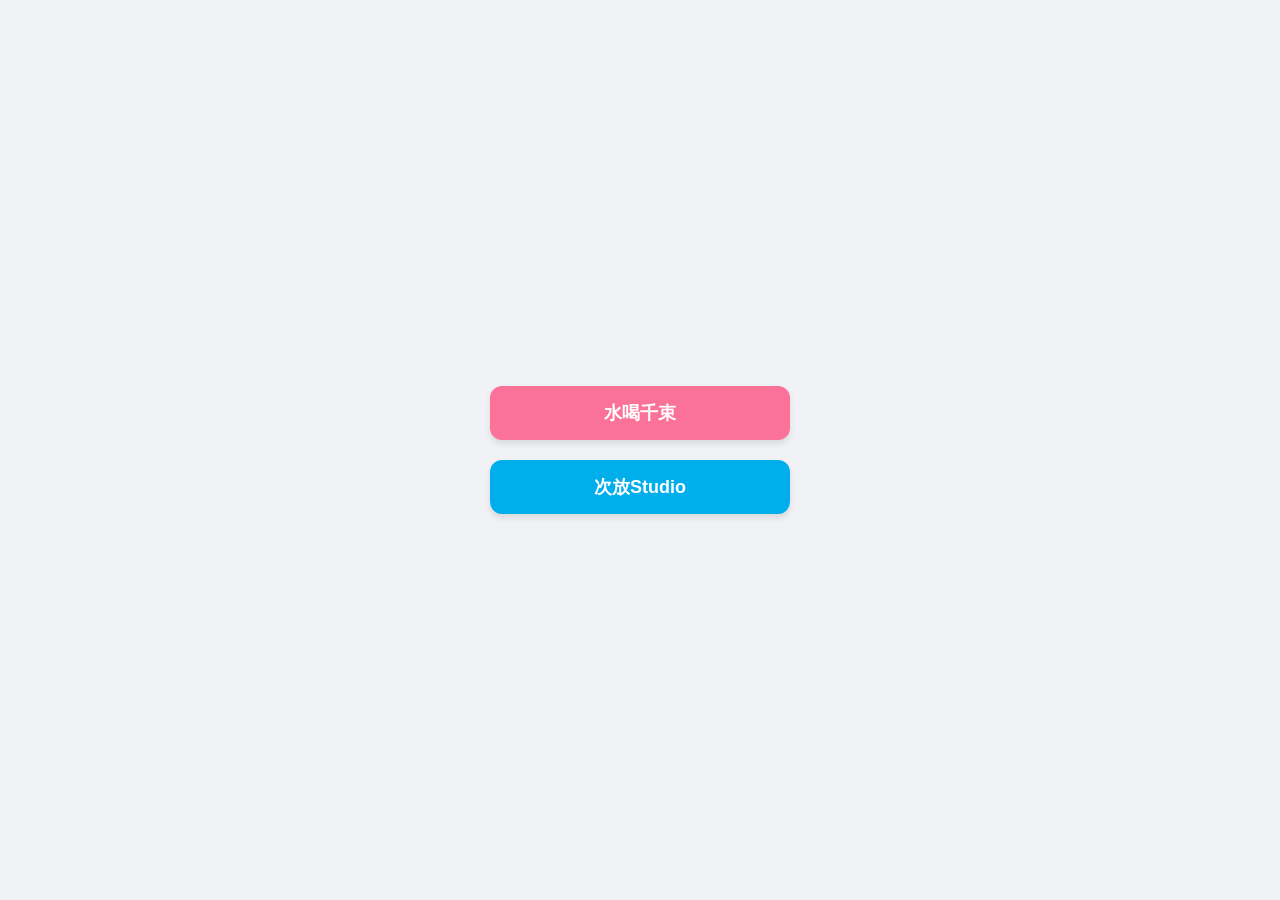
<file: b.html>
<!DOCTYPE html>
<html lang="zh-CN">
<head>
    <meta charset="UTF-8">
    <meta name="viewport" content="width=device-width, initial-scale=1.0">
    <title>BiliBili</title>
    <style>
        body {
            display: flex;
            flex-direction: column;
            justify-content: center;
            align-items: center;
            height: 100vh;
            margin: 0;
            font-family: -apple-system, BlinkMacSystemFont, "Segoe UI", Roboto, sans-serif;
            background-color: #f0f2f5;
        }
        .container {
            display: flex;
            flex-direction: column;
            gap: 20px; /* 按钮之间的间距 */
            width: 80%;
            max-width: 300px;
        }
        .btn {
            display: block;
            padding: 15px;
            font-size: 18px;
            font-weight: bold;
            color: #fff;
            text-align: center;
            text-decoration: none;
            border-radius: 12px;
            transition: transform 0.2s, background-color 0.3s;
            box-shadow: 0 4px 6px rgba(0,0,0,0.1);
        }
        /* 第一个按钮颜色：B站粉 */
        .btn-1 {
            background-color: #fb7299;
        }
        /* 第二个按钮颜色：清爽蓝 */
        .btn-2 {
            background-color: #00aeec;
        }
        .btn:active {
            transform: scale(0.95);
        }
    </style>
</head>
<body>

    <div class="container">
        <a href="https://b23.tv/1NE6ycz" class="btn btn-1">水喝千束</a>
        <a href="https://b23.tv/o7b2x5u" class="btn btn-2">次放Studio</a>
    </div>

</body>
</html>
</file>
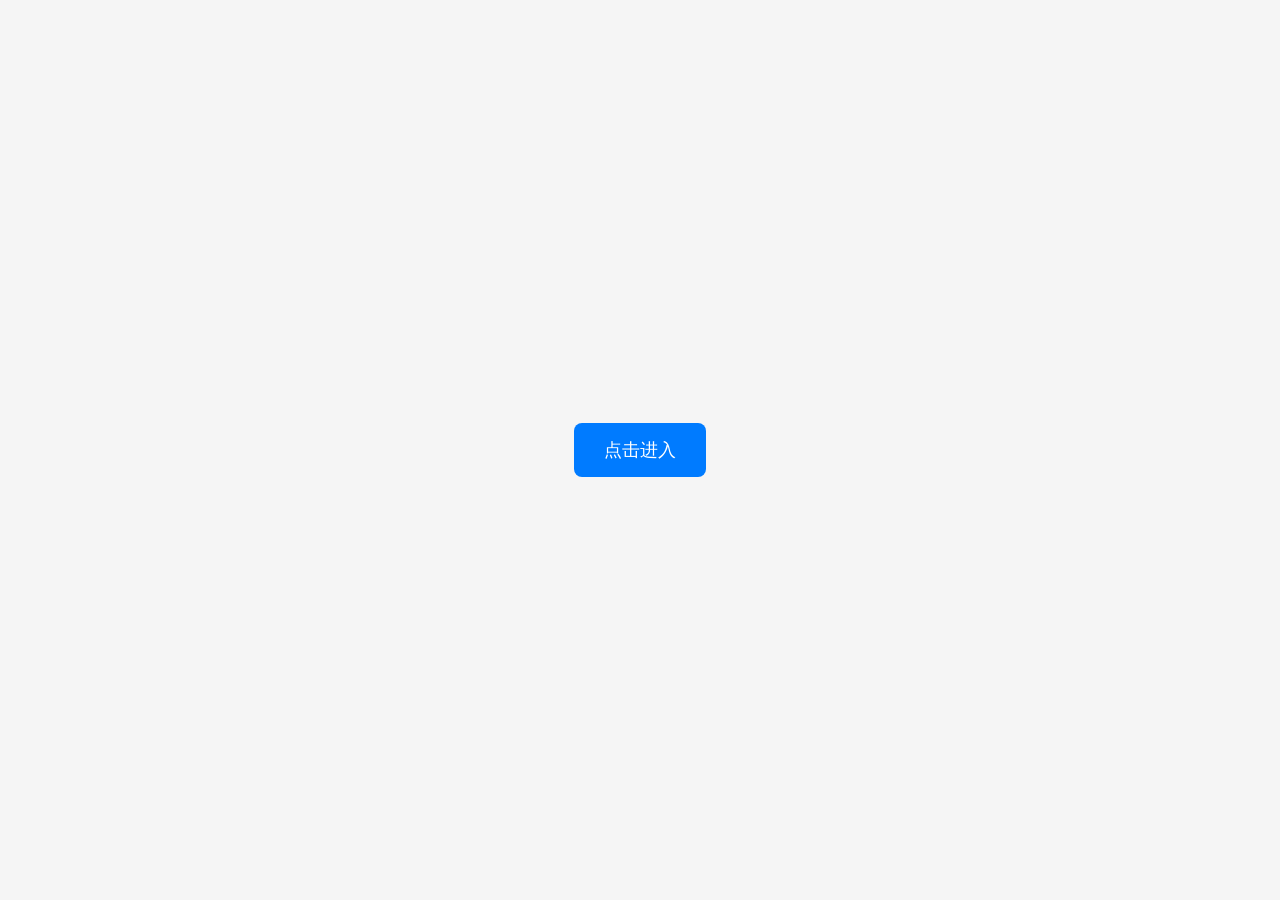
<file: qq.html>
<!DOCTYPE html>
<html lang="zh-CN">
<head>
    <meta charset="UTF-8">
    <meta name="viewport" content="width=device-width, initial-scale=1.0">
    <title>跳转页面</title>
    <style>
        body {
            display: flex;
            justify-content: center;
            align-items: center;
            height: 100vh;
            margin: 0;
            font-family: -apple-system, BlinkMacSystemFont, "Segoe UI", Roboto, sans-serif;
            background-color: #f5f5f5;
        }
        .btn {
            padding: 15px 30px;
            font-size: 18px;
            color: #fff;
            background-color: #007bff;
            border: none;
            border-radius: 8px;
            cursor: pointer;
            text-decoration: none;
            transition: background-color 0.3s;
        }
        .btn:hover {
            background-color: #0056b3;
        }
    </style>
</head>
<body>

    <a href="https://qm.qq.com/q/cbrVhgbaJa" class="btn">点击进入</a>

</body>
</html>
</file>
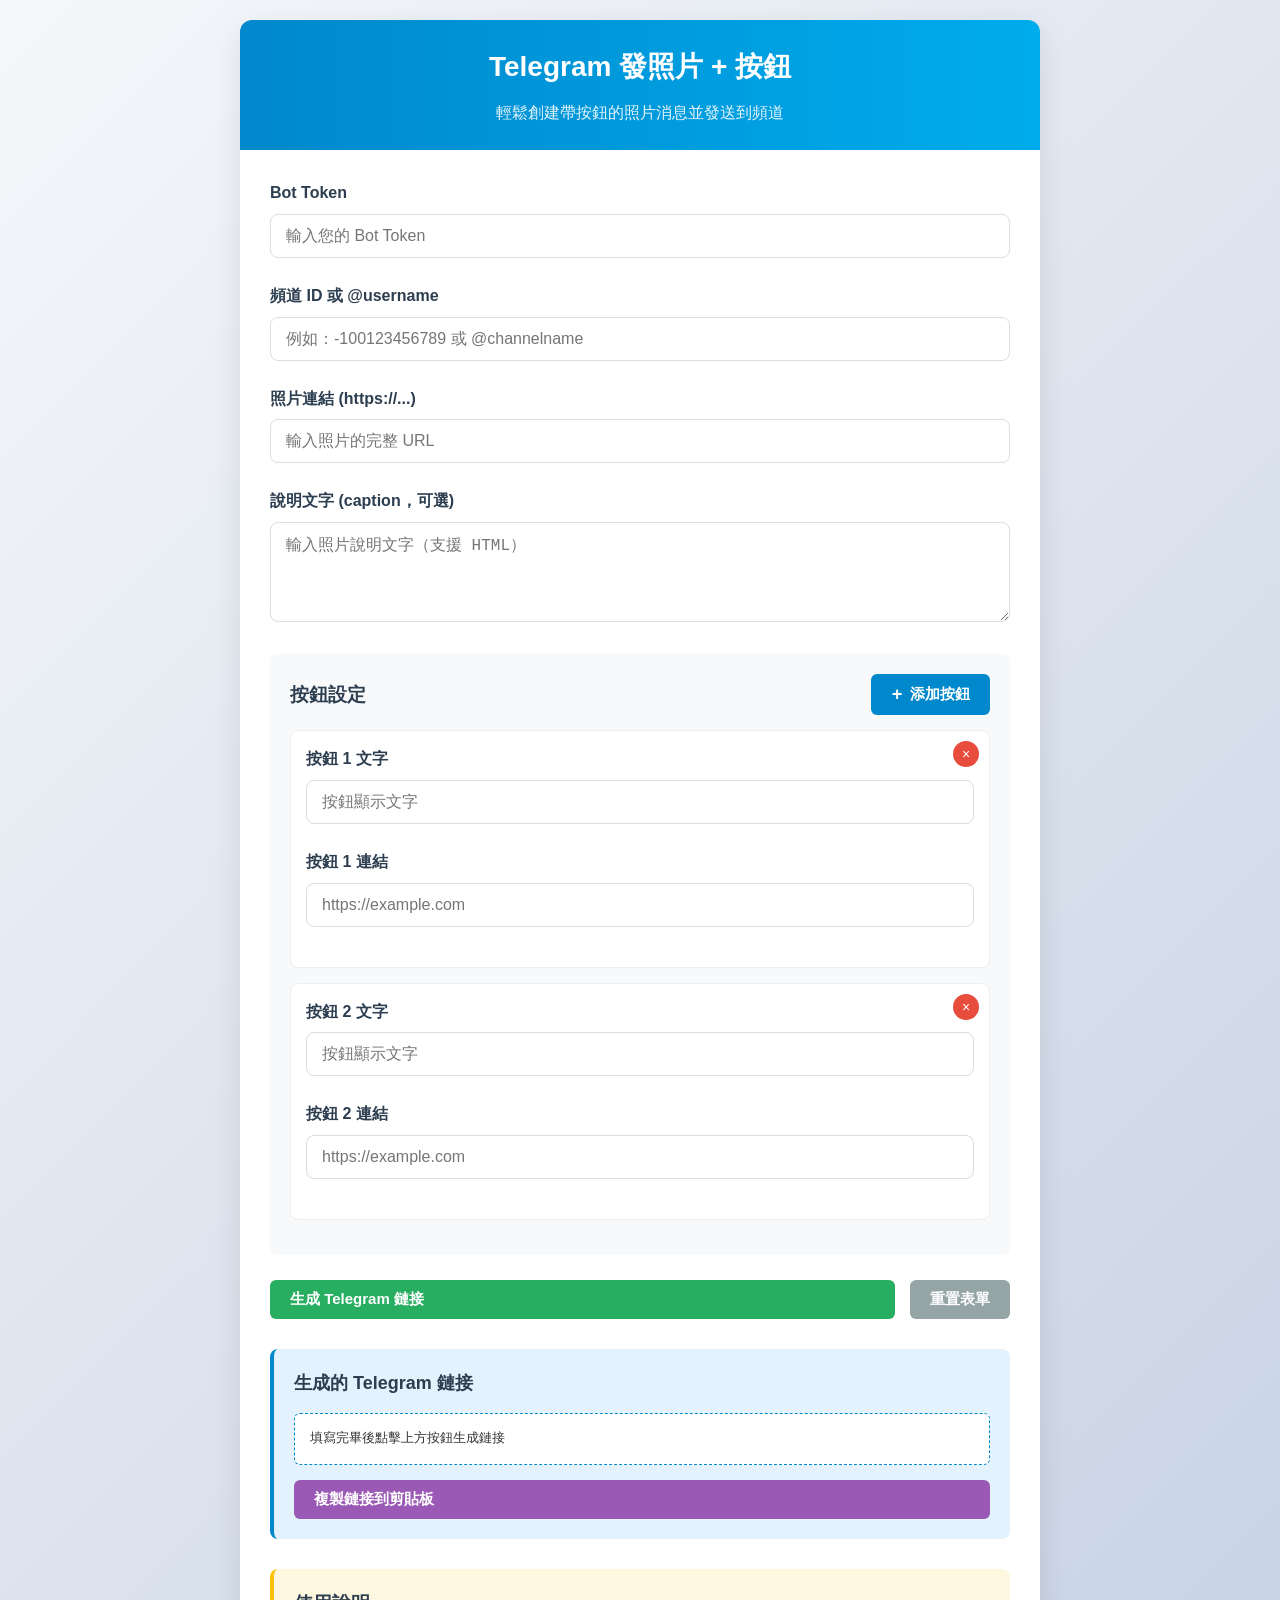
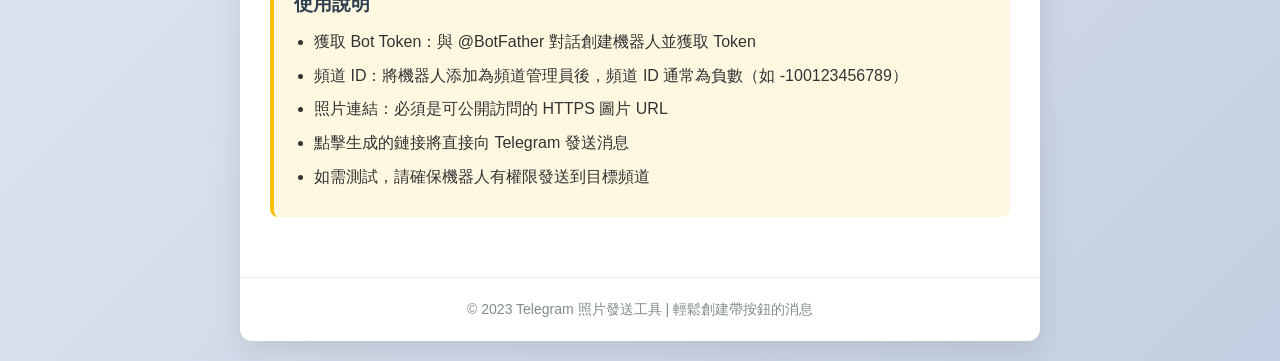
<file: 喵喵喵.html>
<!DOCTYPE html>
<html lang="zh-TW">
<head>
  <meta charset="UTF-8">
  <meta name="viewport" content="width=device-width, initial-scale=1.0">
  <title>Telegram 發照片 + 按鈕</title>
  <style>
    * {
      box-sizing: border-box;
      margin: 0;
      padding: 0;
    }
    
    body {
      font-family: 'Segoe UI', Tahoma, Geneva, Verdana, sans-serif;
      line-height: 1.6;
      color: #333;
      background: linear-gradient(135deg, #f5f7fa 0%, #c3cfe2 100%);
      min-height: 100vh;
      padding: 20px;
    }
    
    .container {
      max-width: 800px;
      margin: 0 auto;
      background: white;
      border-radius: 12px;
      box-shadow: 0 10px 30px rgba(0, 0, 0, 0.1);
      overflow: hidden;
    }
    
    header {
      background: linear-gradient(90deg, #0088cc, #00aced);
      color: white;
      padding: 25px 30px;
      text-align: center;
    }
    
    h1 {
      font-size: 28px;
      margin-bottom: 10px;
    }
    
    .subtitle {
      font-size: 16px;
      opacity: 0.9;
    }
    
    .content {
      padding: 30px;
    }
    
    .group {
      margin-bottom: 25px;
    }
    
    label {
      display: block;
      margin-bottom: 8px;
      font-weight: 600;
      color: #2c3e50;
    }
    
    input, textarea {
      width: 100%;
      padding: 12px 15px;
      border: 1px solid #ddd;
      border-radius: 8px;
      font-size: 16px;
      transition: border-color 0.3s;
    }
    
    input:focus, textarea:focus {
      outline: none;
      border-color: #0088cc;
      box-shadow: 0 0 0 3px rgba(0, 136, 204, 0.2);
    }
    
    textarea {
      min-height: 100px;
      resize: vertical;
    }
    
    .button-section {
      background: #f8f9fa;
      border-radius: 8px;
      padding: 20px;
      margin: 25px 0;
    }
    
    .button-header {
      display: flex;
      justify-content: space-between;
      align-items: center;
      margin-bottom: 15px;
    }
    
    .button-header h3 {
      color: #2c3e50;
    }
    
    .btn {
      background: #0088cc;
      color: white;
      border: none;
      padding: 10px 20px;
      border-radius: 6px;
      cursor: pointer;
      font-size: 15px;
      font-weight: 600;
      transition: all 0.3s;
      display: inline-flex;
      align-items: center;
      gap: 8px;
    }
    
    .btn:hover {
      background: #006699;
      transform: translateY(-2px);
    }
    
    .btn i {
      font-size: 18px;
    }
    
    .btn-delete {
      background: #e74c3c;
    }
    
    .btn-delete:hover {
      background: #c0392b;
    }
    
    .button-item {
      background: white;
      border: 1px solid #eee;
      border-radius: 8px;
      padding: 15px;
      margin-bottom: 15px;
      position: relative;
    }
    
    .delete-btn {
      position: absolute;
      top: 10px;
      right: 10px;
      background: #e74c3c;
      color: white;
      border: none;
      width: 26px;
      height: 26px;
      border-radius: 50%;
      cursor: pointer;
      font-size: 14px;
      display: flex;
      align-items: center;
      justify-content: center;
    }
    
    .action-buttons {
      display: flex;
      gap: 15px;
      margin-top: 20px;
    }
    
    .generate-btn {
      background: #27ae60;
      flex: 1;
    }
    
    .generate-btn:hover {
      background: #219653;
    }
    
    .reset-btn {
      background: #95a5a6;
    }
    
    .reset-btn:hover {
      background: #7f8c8d;
    }
    
    .result-container {
      margin-top: 30px;
      background: #e3f2fd;
      border-radius: 8px;
      padding: 20px;
      border-left: 4px solid #0088cc;
    }
    
    .result-title {
      font-size: 18px;
      font-weight: 600;
      margin-bottom: 15px;
      color: #2c3e50;
    }
    
    #result {
      background: white;
      padding: 15px;
      border-radius: 6px;
      font-family: monospace;
      white-space: pre-wrap;
      word-break: break-all;
      max-height: 200px;
      overflow-y: auto;
      border: 1px dashed #0088cc;
    }
    
    .copy-btn {
      background: #9b59b6;
      margin-top: 15px;
      width: 100%;
    }
    
    .copy-btn:hover {
      background: #8e44ad;
    }
    
    .instructions {
      background: #fff8e1;
      border-radius: 8px;
      padding: 20px;
      margin-top: 30px;
      border-left: 4px solid #ffc107;
    }
    
    .instructions h3 {
      color: #2c3e50;
      margin-bottom: 10px;
    }
    
    .instructions ul {
      padding-left: 20px;
    }
    
    .instructions li {
      margin-bottom: 8px;
    }
    
    footer {
      text-align: center;
      padding: 20px;
      color: #7f8c8d;
      font-size: 14px;
      border-top: 1px solid #eee;
      margin-top: 30px;
    }
    
    @media (max-width: 600px) {
      .content {
        padding: 20px;
      }
      
      .action-buttons {
        flex-direction: column;
      }
    }
  </style>
</head>
<body>
  <div class="container">
    <header>
      <h1>Telegram 發照片 + 按鈕</h1>
      <p class="subtitle">輕鬆創建帶按鈕的照片消息並發送到頻道</p>
    </header>
    
    <div class="content">
      <div class="group">
        <label for="token">Bot Token</label>
        <input type="text" id="token" placeholder="輸入您的 Bot Token">
      </div>
      
      <div class="group">
        <label for="chat_id">頻道 ID 或 @username</label>
        <input type="text" id="chat_id" placeholder="例如：-100123456789 或 @channelname">
      </div>
      
      <div class="group">
        <label for="photo_url">照片連結 (https://...)</label>
        <input type="url" id="photo_url" placeholder="輸入照片的完整 URL">
      </div>
      
      <div class="group">
        <label for="caption">說明文字 (caption，可選)</label>
        <textarea id="caption" placeholder="輸入照片說明文字（支援 HTML）"></textarea>
      </div>
      
      <div class="button-section">
        <div class="button-header">
          <h3>按鈕設定</h3>
          <button class="btn" onclick="addButton()">
            <i>+</i> 添加按鈕
          </button>
        </div>
        
        <div id="buttons-container">
          <!-- 按鈕將動態添加到這裡 -->
        </div>
      </div>
      
      <div class="action-buttons">
        <button class="btn generate-btn" onclick="generate()">
          生成 Telegram 鏈接
        </button>
        <button class="btn reset-btn" onclick="resetForm()">
          重置表單
        </button>
      </div>
      
      <div class="result-container">
        <div class="result-title">生成的 Telegram 鏈接</div>
        <div id="result">填寫完畢後點擊上方按鈕生成鏈接</div>
        <button class="btn copy-btn" onclick="copyToClipboard()">
          複製鏈接到剪貼板
        </button>
      </div>
      
      <div class="instructions">
        <h3>使用說明</h3>
        <ul>
          <li>獲取 Bot Token：與 @BotFather 對話創建機器人並獲取 Token</li>
          <li>頻道 ID：將機器人添加為頻道管理員後，頻道 ID 通常為負數（如 -100123456789）</li>
          <li>照片連結：必須是可公開訪問的 HTTPS 圖片 URL</li>
          <li>點擊生成的鏈接將直接向 Telegram 發送消息</li>
          <li>如需測試，請確保機器人有權限發送到目標頻道</li>
        </ul>
      </div>
    </div>
    
    <footer>
      <p>© 2023 Telegram 照片發送工具 | 輕鬆創建帶按鈕的消息</p>
      </footer>
    </div>

  <script>
    let btnCounter = 0;
    
    // 預設添加兩個按鈕
    window.onload = function() {
      addButton();
      addButton();
    };
    
    function addButton() {
      btnCounter++;
      const container = document.getElementById('buttons-container');
      
      const buttonDiv = document.createElement('div');
      buttonDiv.className = 'button-item';
      buttonDiv.innerHTML = `
        <button class="delete-btn" onclick="removeButton(this)">×</button>
        <div class="group">
          <label>按鈕 ${btnCounter} 文字</label>
          <input type="text" class="btn-text" placeholder="按鈕顯示文字">
        </div>
        <div class="group">
          <label>按鈕 ${btnCounter} 連結</label>
          <input type="url" class="btn-url" placeholder="https://example.com">
        </div>
      `;
      
      container.appendChild(buttonDiv);
    }
    
    function removeButton(button) {
      const buttonItem = button.parentElement;
      buttonItem.remove();
      
      // 更新剩餘按鈕的編號
      const buttons = document.querySelectorAll('.button-item');
      buttons.forEach((btn, index) => {
        const labels = btn.querySelectorAll('label');
        labels[0].textContent = `按鈕 ${index + 1} 文字`;
        labels[1].textContent = `按鈕 ${index + 1} 連結`;
      });
      
      btnCounter = buttons.length;
    }
    
    function generate() {
      const token = document.getElementById('token').value.trim();
      const chat_id = document.getElementById('chat_id').value.trim();
      const photo_url = document.getElementById('photo_url').value.trim();
      const caption = document.getElementById('caption').value.trim();
      
      if (!token || !chat_id || !photo_url) {
        alert('請填寫 Token、頻道 ID 和照片連結');
        return;
      }
      
      // 收集按鈕數據
      const buttons = [];
      document.querySelectorAll('.button-item').forEach(item => {
        const text = item.querySelector('.btn-text').value.trim();
        const url = item.querySelector('.btn-url').value.trim();
        
        if (text && url) {
          buttons.push({ text, url });
        }
      });
      
      // 構建鍵盤結構
      let keyboard = [];
      if (buttons.length > 0) {
        // 每行一個按鈕（簡單實現）
        buttons.forEach(btn => {
          keyboard.push([btn]);
        });
      }
      
      // 構建參數
      let params = new URLSearchParams({
        chat_id: chat_id,
        photo: photo_url
      });
      
      if (caption) {
        params.append('caption', caption);
      }
      
      if (keyboard.length > 0) {
        params.append('reply_markup', JSON.stringify({ inline_keyboard: keyboard }));
      }
      
      // 生成完整URL
      const url = `https://api.telegram.org/bot${encodeURIComponent(token)}/sendPhoto?${params.toString()}`;
      
      // 顯示結果
      document.getElementById('result').innerHTML = url;
    }
    
    function copyToClipboard() {
      const resultText = document.getElementById('result').innerText;
      navigator.clipboard.writeText(resultText)
        .then(() => {
          alert('鏈接已複製到剪貼板！');
        })
        .catch(err => {
          console.error('複製失敗:', err);
          alert('複製失敗，請手動選擇並複製鏈接');
        });
    }
    
    function resetForm() {
      if (confirm('確定要重置所有內容嗎？')) {
        document.getElementById('token').value = '';
        document.getElementById('chat_id').value = '';
        document.getElementById('photo_url').value = '';
        document.getElementById('caption').value = '';
        
        const buttonsContainer = document.getElementById('buttons-container');
        buttonsContainer.innerHTML = '';
        btnCounter = 0;
        
        addButton();
        addButton();
        
        document.getElementById('result').innerText = '填寫完畢後點擊上方按鈕生成鏈接';
      }
    }
  </script>
</body>
</html>
</file>
